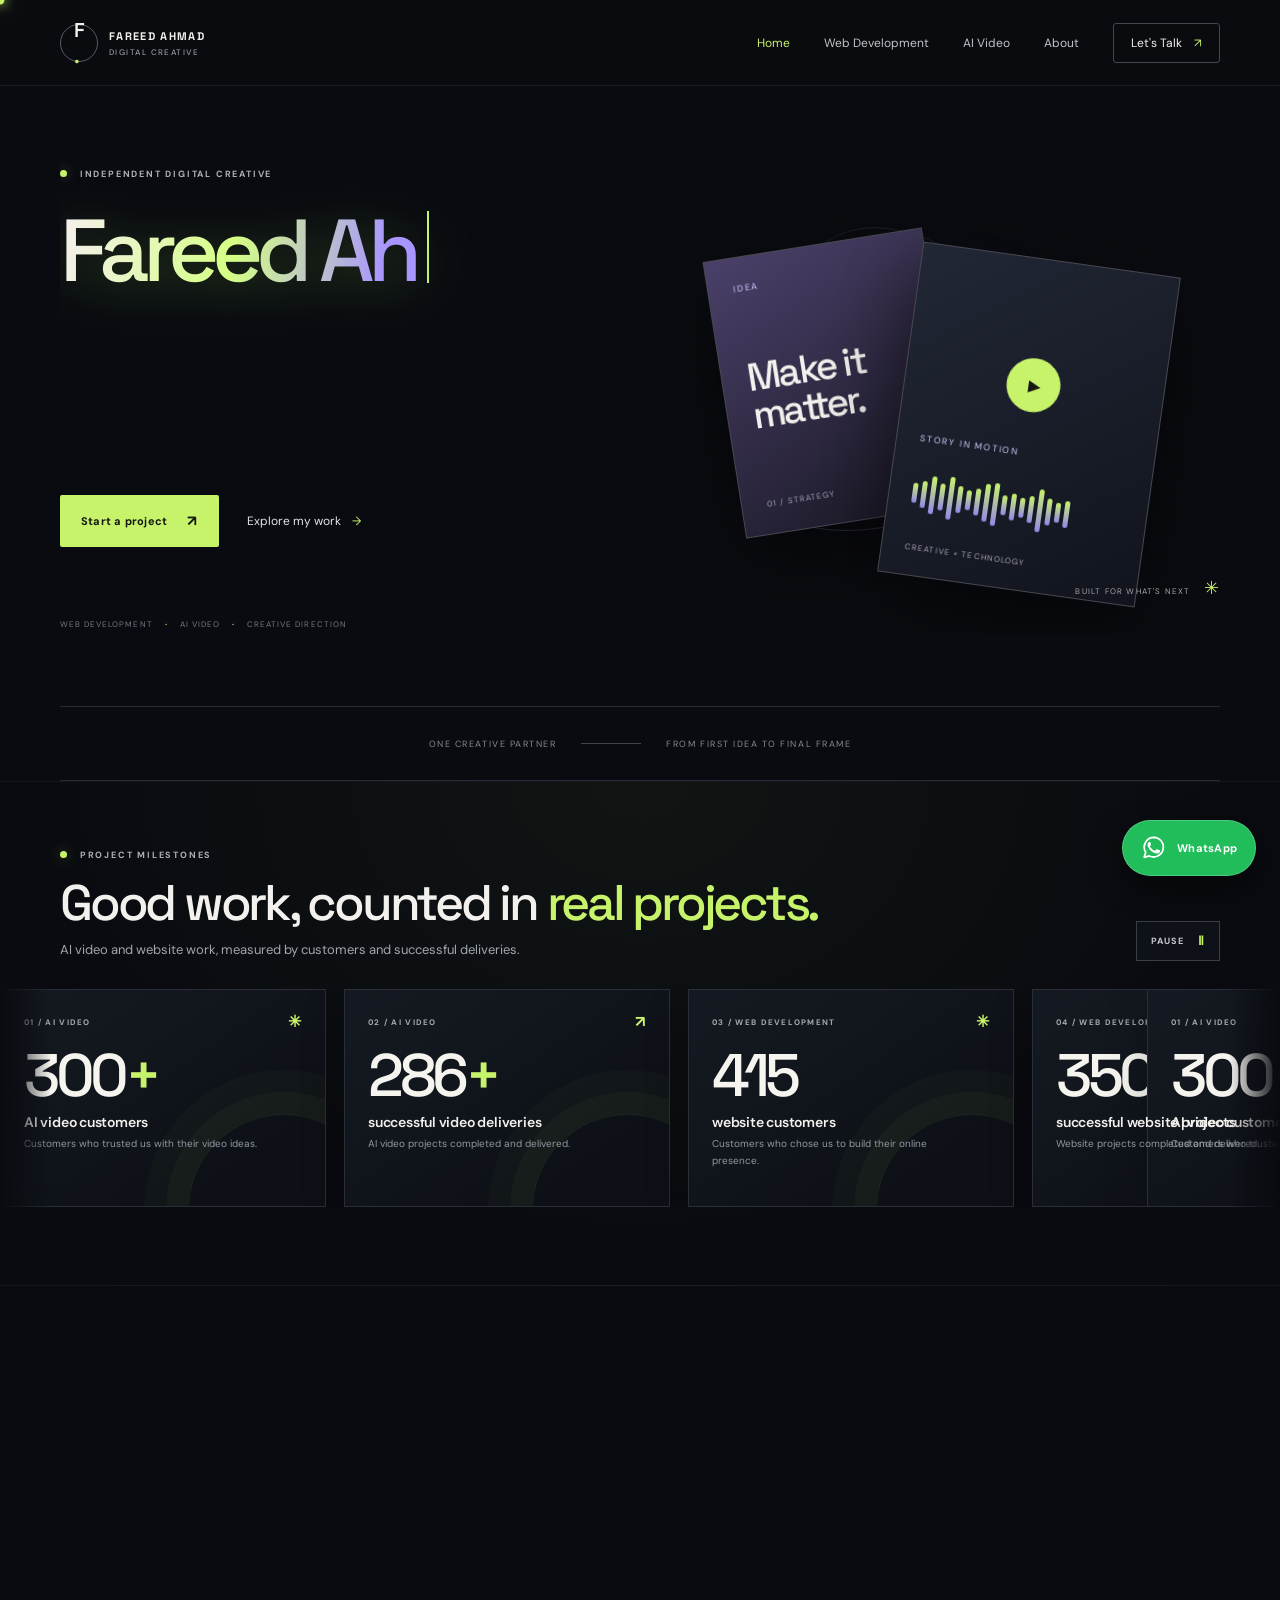
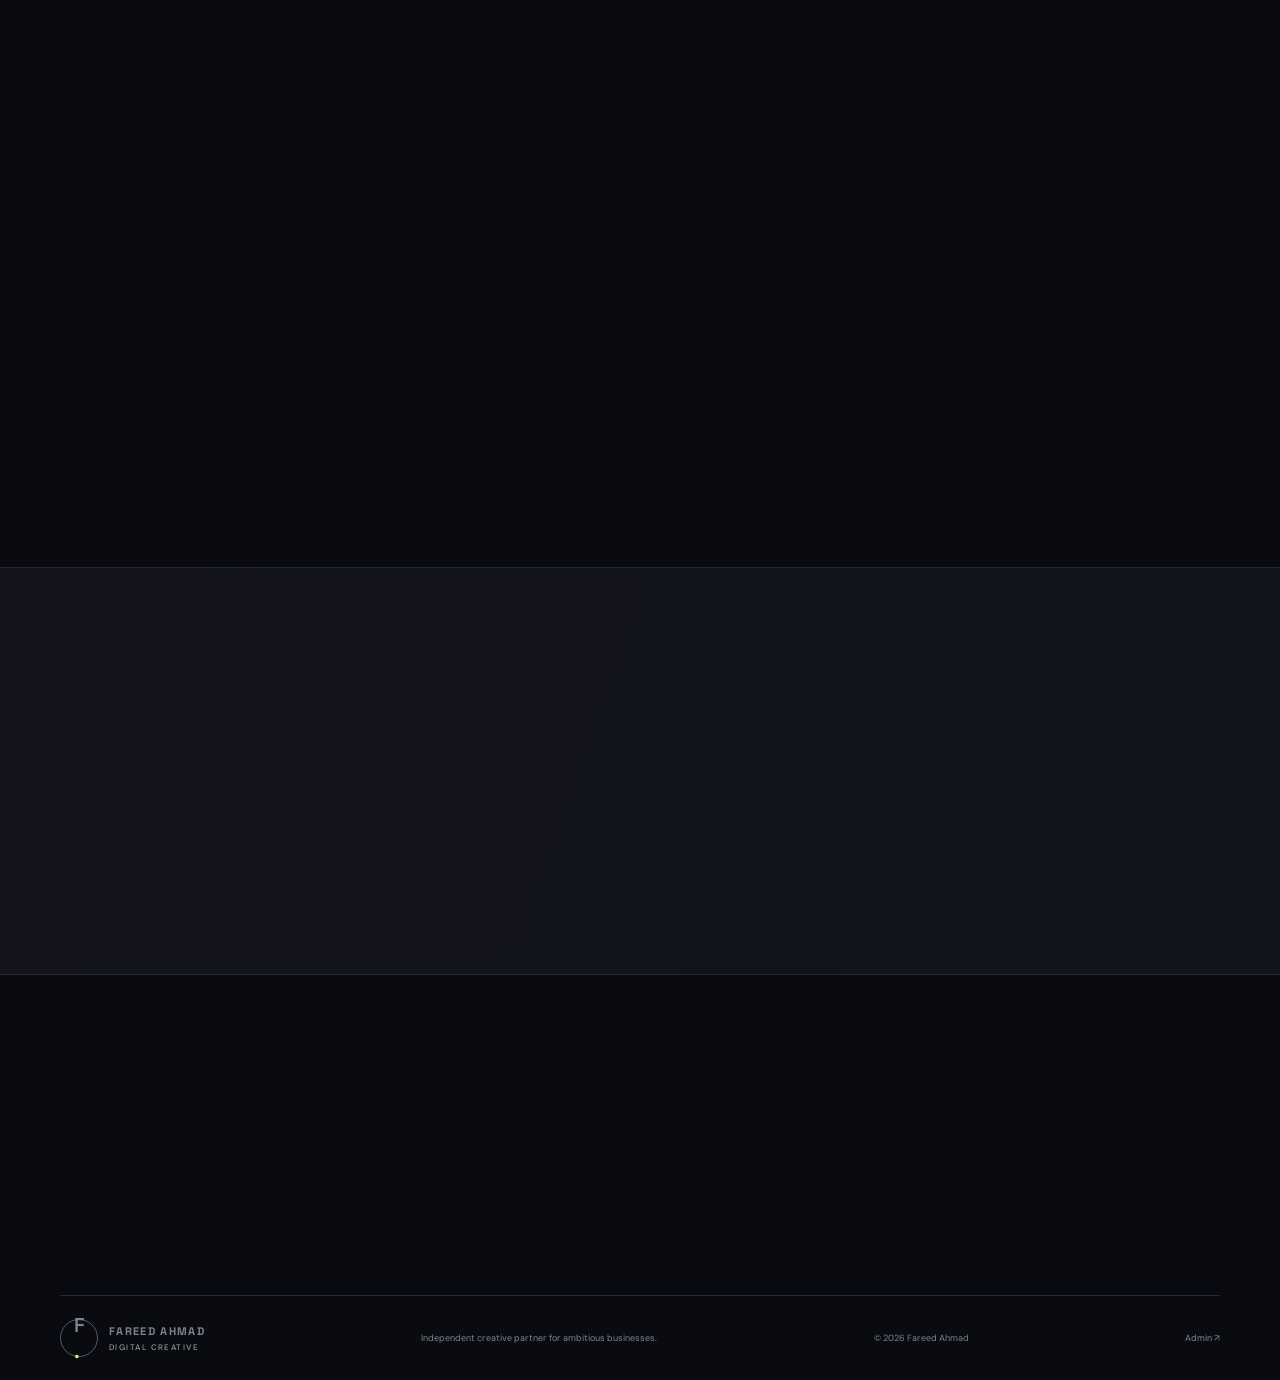
<file: index.html>
<!doctype html>
<html lang="en">
<head>
  <meta charset="utf-8"><meta name="viewport" content="width=device-width, initial-scale=1">
  <meta name="theme-color" content="#090b10"><meta name="description" content="Fareed Ahmad creates polished websites and AI powered video ads and explainers for ambitious businesses.">
  <title>Fareed Ahmad — Web & AI Video Studio</title><link rel="preconnect" href="https://fonts.googleapis.com"><link rel="preconnect" href="https://fonts.gstatic.com" crossorigin><link href="https://fonts.googleapis.com/css2?family=DM+Sans:wght@400;500;600;700&family=Space+Grotesk:wght@400;500;600;700&display=swap" rel="stylesheet"><link rel="stylesheet" href="style.css?v=20261127-rounded">
</head>
<body><span class="cursor-glow" aria-hidden="true"></span><header class="header"><a class="brand" href="index.html"><span class="brand-mark">F<span>.</span></span><span>FAREED AHMAD<small>DIGITAL CREATIVE</small></span></a><button class="menu-toggle" aria-label="Open menu">☰</button><nav class="nav"><a class="active" href="index.html">Home</a><a href="web-development.html">Web Development</a><a href="ai-video.html">AI Video</a><a href="about.html">About</a><a class="nav-cta" href="contact.html">Let's Talk <span>↗</span></a></nav></header>
<main><section class="hero wrap"><video class="hero-background-video" autoplay muted loop playsinline preload="metadata" aria-hidden="true" tabindex="-1"><source src="assets/hero-background.mp4" type="video/mp4"></video><div class="hero-copy"><div class="eyebrow"><i></i> INDEPENDENT DIGITAL CREATIVE</div><h1><span class="name-flair">Fareed Ahmad</span><br><em>Digital Creative</em></h1><p class="lead">I build thoughtful websites and create cinematic AI video ads that help businesses stand out and move forward.</p><div class="hero-actions"><a class="button button-light" href="contact.html">Start a project <span>↗</span></a><a class="text-link" href="web-development.html">Explore my work <span>→</span></a></div><div class="hero-foot"><span>WEB DEVELOPMENT</span><b>·</b><span>AI VIDEO</span><b>·</b><span>CREATIVE DIRECTION</span></div></div><div class="hero-art"><div class="orbit orbit-one"></div><div class="orbit orbit-two"></div><div class="glow"></div><div class="art-card card-back"><span>IDEA</span><b>Make it<br>matter.</b><small>01 / STRATEGY</small></div><div class="art-card card-front"><div class="play">▶</div><span>STORY IN MOTION</span><div class="wave"><i></i><i></i><i></i><i></i><i></i><i></i><i></i><i></i><i></i><i></i><i></i><i></i><i></i><i></i><i></i><i></i><i></i><i></i></div><small>CREATIVE × TECHNOLOGY</small></div><div class="art-label">BUILT FOR WHAT'S NEXT <span>✳</span></div></div></section>
<section class="trust wrap"><span>ONE CREATIVE PARTNER</span><div class="trust-line"></div><span>FROM FIRST IDEA TO FINAL FRAME</span></section>
<section class="results-section" aria-labelledby="results-title"><div class="results-intro wrap"><div><div class="eyebrow"><i></i> PROJECT MILESTONES</div><h2 id="results-title">Good work, counted in <em>real projects.</em></h2><p>AI video and website work, measured by customers and successful deliveries.</p></div><button class="results-toggle" type="button" aria-label="Pause statistics animation" aria-pressed="false" data-results-toggle>Pause <span aria-hidden="true">Ⅱ</span></button></div><div class="results-marquee" role="region" aria-label="Portfolio project statistics" data-results-marquee><div class="results-track"><div class="results-group"><article class="results-card"><div class="results-card-top"><span>01 / AI VIDEO</span><span class="results-spark" aria-hidden="true">✳</span></div><div class="results-number">300<span>+</span></div><h3>AI video customers</h3><p>Customers who trusted us with their video ideas.</p></article><article class="results-card"><div class="results-card-top"><span>02 / AI VIDEO</span><span class="results-spark" aria-hidden="true">↗</span></div><div class="results-number">286<span>+</span></div><h3>successful video deliveries</h3><p>AI video projects completed and delivered.</p></article><article class="results-card"><div class="results-card-top"><span>03 / WEB DEVELOPMENT</span><span class="results-spark" aria-hidden="true">✳</span></div><div class="results-number">415</div><h3>website customers</h3><p>Customers who chose us to build their online presence.</p></article><article class="results-card"><div class="results-card-top"><span>04 / WEB DEVELOPMENT</span><span class="results-spark" aria-hidden="true">↗</span></div><div class="results-number">350<span>+</span></div><h3>successful website projects</h3><p>Website projects completed and delivered.</p></article></div><div class="results-group" aria-hidden="true"><article class="results-card"><div class="results-card-top"><span>01 / AI VIDEO</span><span class="results-spark">✳</span></div><div class="results-number">300<span>+</span></div><h3>AI video customers</h3><p>Customers who trusted us with their video ideas.</p></article><article class="results-card"><div class="results-card-top"><span>02 / AI VIDEO</span><span class="results-spark">↗</span></div><div class="results-number">286<span>+</span></div><h3>successful video deliveries</h3><p>AI video projects completed and delivered.</p></article><article class="results-card"><div class="results-card-top"><span>03 / WEB DEVELOPMENT</span><span class="results-spark">✳</span></div><div class="results-number">415</div><h3>website customers</h3><p>Customers who chose us to build their online presence.</p></article><article class="results-card"><div class="results-card-top"><span>04 / WEB DEVELOPMENT</span><span class="results-spark">↗</span></div><div class="results-number">350<span>+</span></div><h3>successful website projects</h3><p>Website projects completed and delivered.</p></article></div></div></div></section>
<section class="services section wrap"><div class="section-heading"><div><div class="eyebrow">WHAT I DO</div><h2>Two disciplines.<br><em>One clear standard.</em></h2></div><p>Creative thinking paired with practical execution. Everything is designed to look sharp, work smoothly, and make your brand easier to remember.</p></div><div class="service-grid"><a href="web-development.html" class="service-card"><div class="card-top"><span>01 / WEB DEVELOPMENT</span><b>↗</b></div><div class="mini-browser"><div class="browser-dots">● ● ●</div><div class="browser-inner"><small>YOUR NEXT CHAPTER</small><strong>Built to<br>grow.</strong><i></i></div></div><h3>Websites that work as hard as you do.</h3><p>Modern, responsive websites designed around your business and your customers.</p><span class="card-link">Explore web development →</span></a><a href="ai-video.html" class="service-card"><div class="card-top"><span>02 / AI VIDEO</span><b>↗</b></div><div class="video-preview"><div class="video-orb"></div><div class="video-title">A GOOD STORY<br>STAYS WITH YOU<span>✳</span></div><div class="video-caption">AI VIDEO • ADVERTISING</div><div class="video-play">▶</div></div><h3>Video stories made to stop the scroll.</h3><p>AI-assisted ads and explainers that turn your message into memorable motion.</p><span class="card-link">Explore AI video →</span></a></div></section>
<section class="manifesto"><div class="wrap manifesto-inner"><span class="eyebrow">THE WAY I WORK</span><h2>Good creative should feel<br><em>clear, considered, and human.</em></h2><a class="text-link" href="about.html">Get to know me <span>→</span></a></div></section>
<section class="bottom-cta wrap"><div><div class="eyebrow">HAVE A PROJECT IN MIND?</div><h2>Let's make something<br><em>worth remembering.</em></h2></div><a class="button button-light" href="contact.html">Tell me about it <span>↗</span></a></section></main><footer class="footer wrap"><a class="brand" href="index.html"><span class="brand-mark">F<span>.</span></span><span>FAREED AHMAD<small>DIGITAL CREATIVE</small></span></a><span>Independent creative partner for ambitious businesses.</span><span>© <span id="year"></span> Fareed Ahmad</span><a class="admin-entry" href="admin.html">Admin ↗</a></footer><script src="portfolio.js"></script><script src="script.js?v=20261127-results"></script></body></html>
</file>
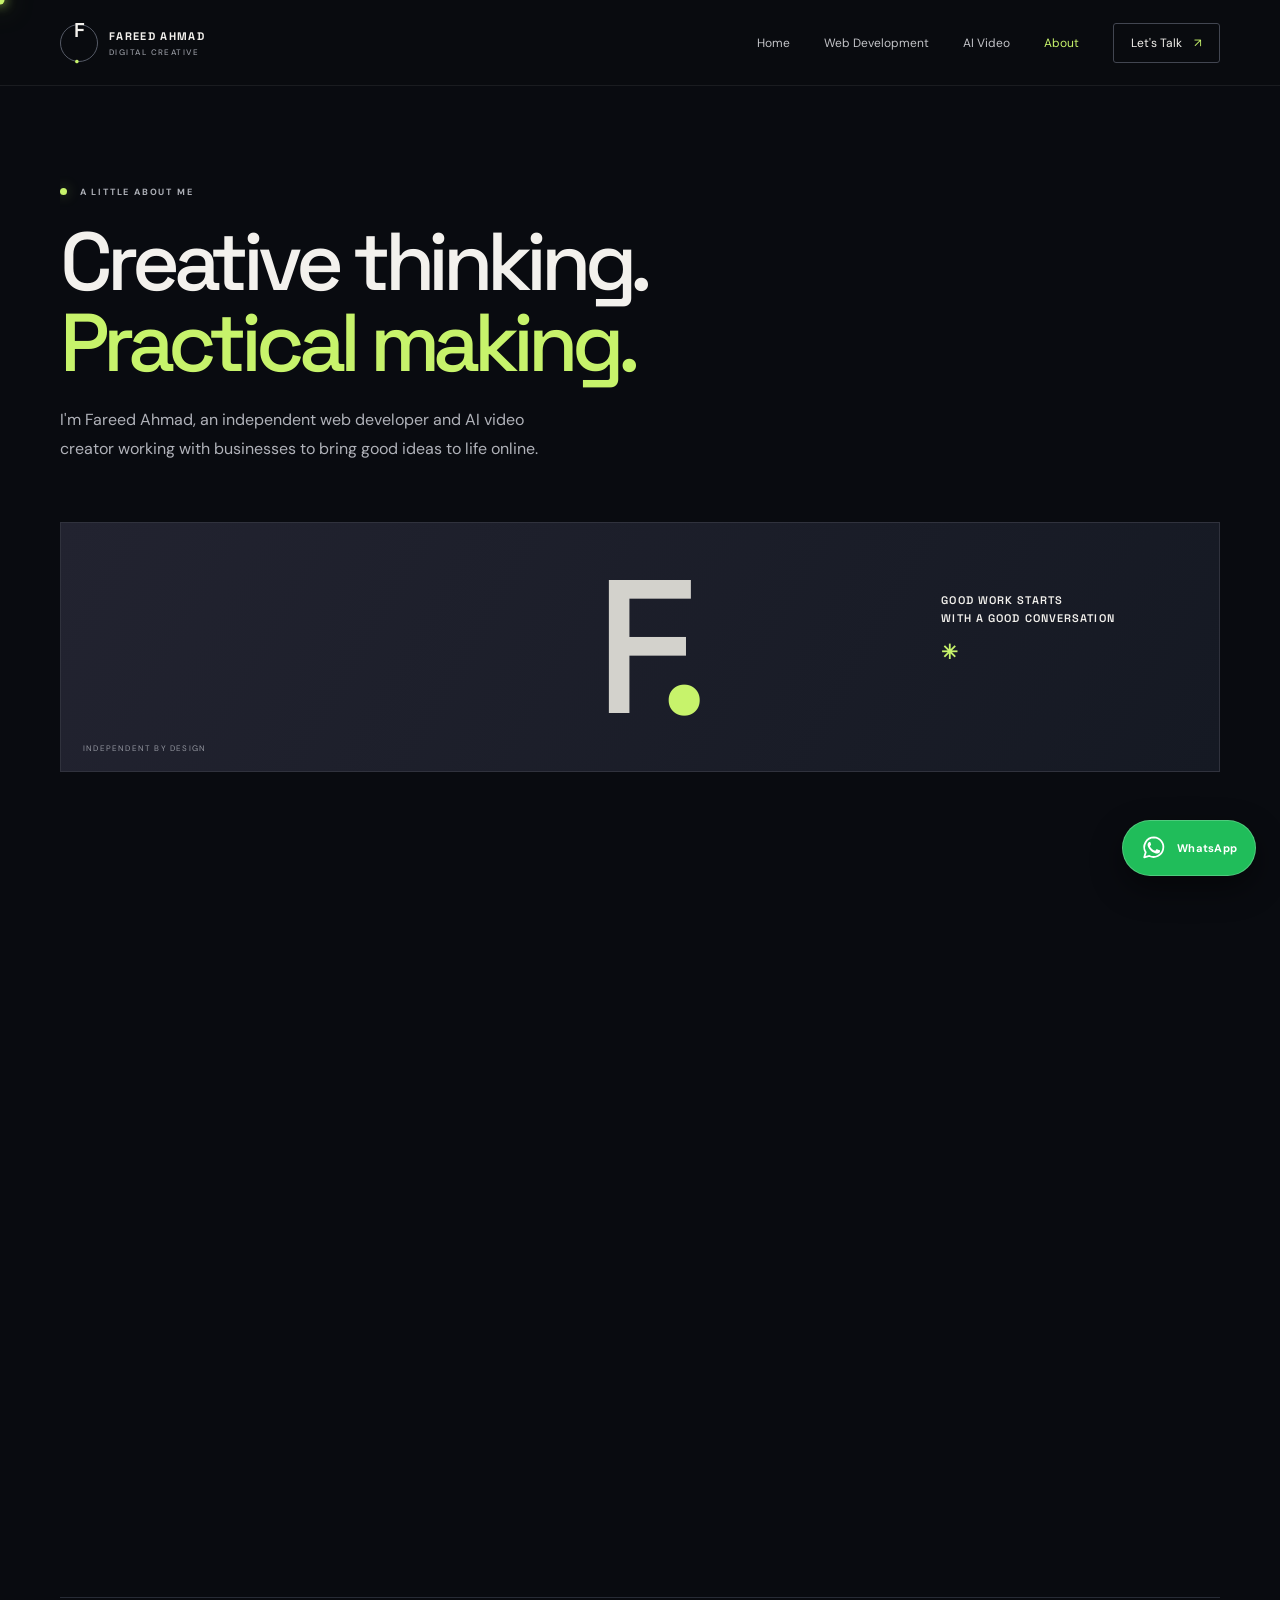
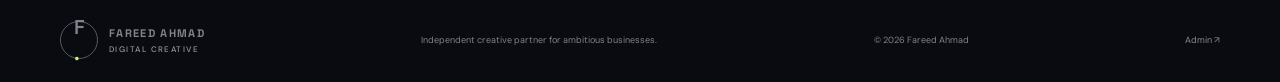
<file: about.html>
<!doctype html><html lang="en"><head><meta charset="utf-8"><meta name="viewport" content="width=device-width, initial-scale=1"><title>About — Fareed Ahmad</title><link rel="preconnect" href="https://fonts.googleapis.com"><link rel="preconnect" href="https://fonts.gstatic.com" crossorigin><link href="https://fonts.googleapis.com/css2?family=DM+Sans:wght@400;500;600;700&family=Space+Grotesk:wght@400;500;600;700&display=swap" rel="stylesheet"><link rel="stylesheet" href="style.css?v=20261126-loop2"></head><body><span class="cursor-glow" aria-hidden="true"></span><header class="header"><a class="brand" href="index.html"><span class="brand-mark">F<span>.</span></span><span>FAREED AHMAD<small>DIGITAL CREATIVE</small></span></a><button class="menu-toggle" aria-label="Open menu">☰</button><nav class="nav"><a href="index.html">Home</a><a href="web-development.html">Web Development</a><a href="ai-video.html">AI Video</a><a class="active" href="about.html">About</a><a class="nav-cta" href="contact.html">Let's Talk <span>↗</span></a></nav></header><main><section class="inner-hero wrap about-hero"><video class="hero-background-video" autoplay muted loop playsinline preload="metadata" aria-hidden="true" tabindex="-1"><source src="assets/hero-background.mp4" type="video/mp4"></video><div class="eyebrow"><i></i> A LITTLE ABOUT ME</div><h1>Creative thinking.<br><em>Practical making.</em></h1><p class="lead">I'm Fareed Ahmad, an independent web developer and AI video creator working with businesses to bring good ideas to life online.</p><div class="about-visual"><div class="about-monogram">F<span>.</span></div><div class="about-note">GOOD WORK STARTS<br>WITH A GOOD CONVERSATION <b>✳</b></div><span class="about-caption">INDEPENDENT BY DESIGN</span></div></section><section class="section wrap about-copy"><div><div class="eyebrow">HOW I THINK</div><h2>Make it useful.<br><em>Make it memorable.</em></h2></div><div><p>Whether I'm building a website or developing a video concept, I start by getting clear on the goal. Who needs to see it? What should they understand? What should happen next?</p><p>Then I bring together design, technology, and storytelling to make the answer feel simple and compelling. My aim is to make the process straightforward and the finished work something you're proud to share.</p><p>I'm always open to meeting thoughtful people and businesses looking for a creative partner.</p><a class="text-link" href="contact.html">Let's talk about your project <span>→</span></a></div></section><section class="bottom-cta wrap"><div><div class="eyebrow">READY WHEN YOU ARE</div><h2>Have something<br><em>in mind?</em></h2></div><a class="button button-light" href="contact.html">Get in touch ↗</a></section></main><footer class="footer wrap"><a class="brand" href="index.html"><span class="brand-mark">F<span>.</span></span><span>FAREED AHMAD<small>DIGITAL CREATIVE</small></span></a><span>Independent creative partner for ambitious businesses.</span><span>© <span id="year"></span> Fareed Ahmad</span><a class="admin-entry" href="admin.html">Admin ↗</a></footer><script src="portfolio.js"></script><script src="script.js?v=20261126-loop2"></script></body></html>
</file>
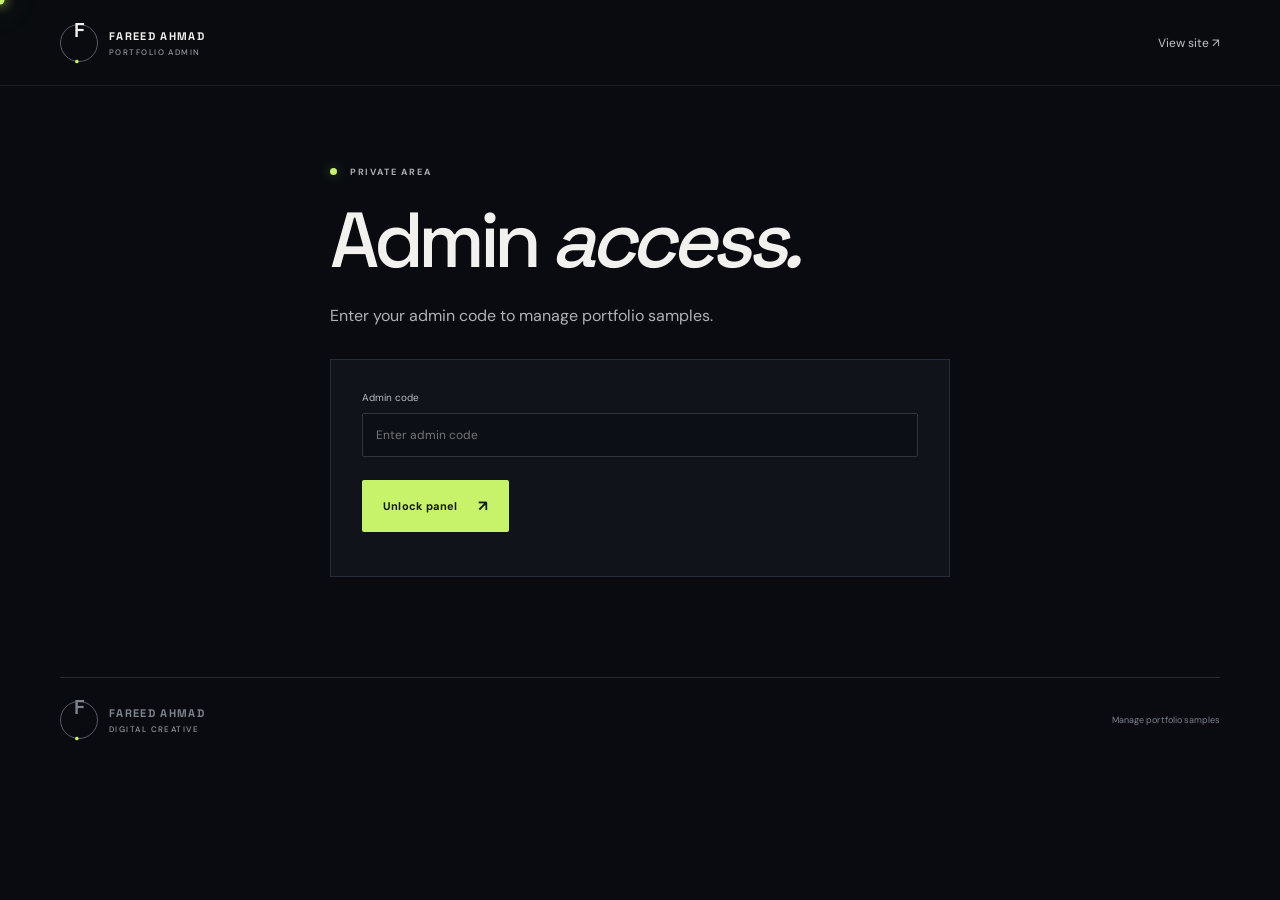
<file: admin.html>
<!doctype html><html lang="en"><head><meta charset="utf-8"><meta name="viewport" content="width=device-width, initial-scale=1"><title>Portfolio Admin — Fareed Ahmad</title><link rel="preconnect" href="https://fonts.googleapis.com"><link rel="preconnect" href="https://fonts.gstatic.com" crossorigin><link href="https://fonts.googleapis.com/css2?family=DM+Sans:wght@400;500;600;700&family=Space+Grotesk:wght@400;500;600;700&display=swap" rel="stylesheet"><link rel="stylesheet" href="style.css"></head><body><header class="header"><a class="brand" href="index.html"><span class="brand-mark">F<span>.</span></span><span>FAREED AHMAD<small>PORTFOLIO ADMIN</small></span></a><nav class="nav"><a href="index.html">View site ↗</a></nav></header><main class="admin-page wrap"><section id="admin-lock" class="admin-lock"><div class="eyebrow"><i></i> PRIVATE AREA</div><h1>Admin <em>access.</em></h1><p class="lead">Enter your admin code to manage portfolio samples.</p><form id="unlock-form" class="contact-form"><label>Admin code<input id="admin-code" type="password" inputmode="numeric" autocomplete="current-password" required placeholder="Enter admin code"></label><button class="button button-light" type="submit">Unlock panel <span>↗</span></button><p id="lock-error" class="form-note" aria-live="polite"></p></form></section><section id="admin-content" hidden><div class="eyebrow"><i></i> PORTFOLIO MANAGER</div><h1>Add your <em>work.</em></h1><p class="lead">Add video and website samples to your portfolio pages. Use public media URLs so the sample can load on the website.</p><div class="admin-warning">This simple admin stores samples in this browser only. For a live website where every visitor sees your changes, connect a shared database or CMS.</div><form id="sample-form" class="contact-form admin-form"><label>Sample type<select name="kind"><option value="video">AI video</option><option value="web">Web development</option></select></label><label>Project title<input name="title" required maxlength="70" placeholder="Example: Product launch video"></label><label>Short description<textarea name="description" rows="3" maxlength="220" required placeholder="What did you create for this project?"></textarea></label><label>Cover image URL<input name="cover" type="url" placeholder="https://... (optional)"></label><label>Video or project URL<input name="media" type="url" required placeholder="https://... (video or project link)"></label><button class="button button-light" type="submit">Add sample <span>＋</span></button><p id="admin-notice" class="form-note" aria-live="polite"></p></form><section class="admin-list"><h2>Current samples</h2><div id="admin-samples"></div></section></section></main><footer class="footer wrap"><a class="brand" href="index.html"><span class="brand-mark">F<span>.</span></span><span>FAREED AHMAD<small>DIGITAL CREATIVE</small></span></a><span>Manage portfolio samples</span></footer><script src="portfolio.js"></script></body></html>
</file>
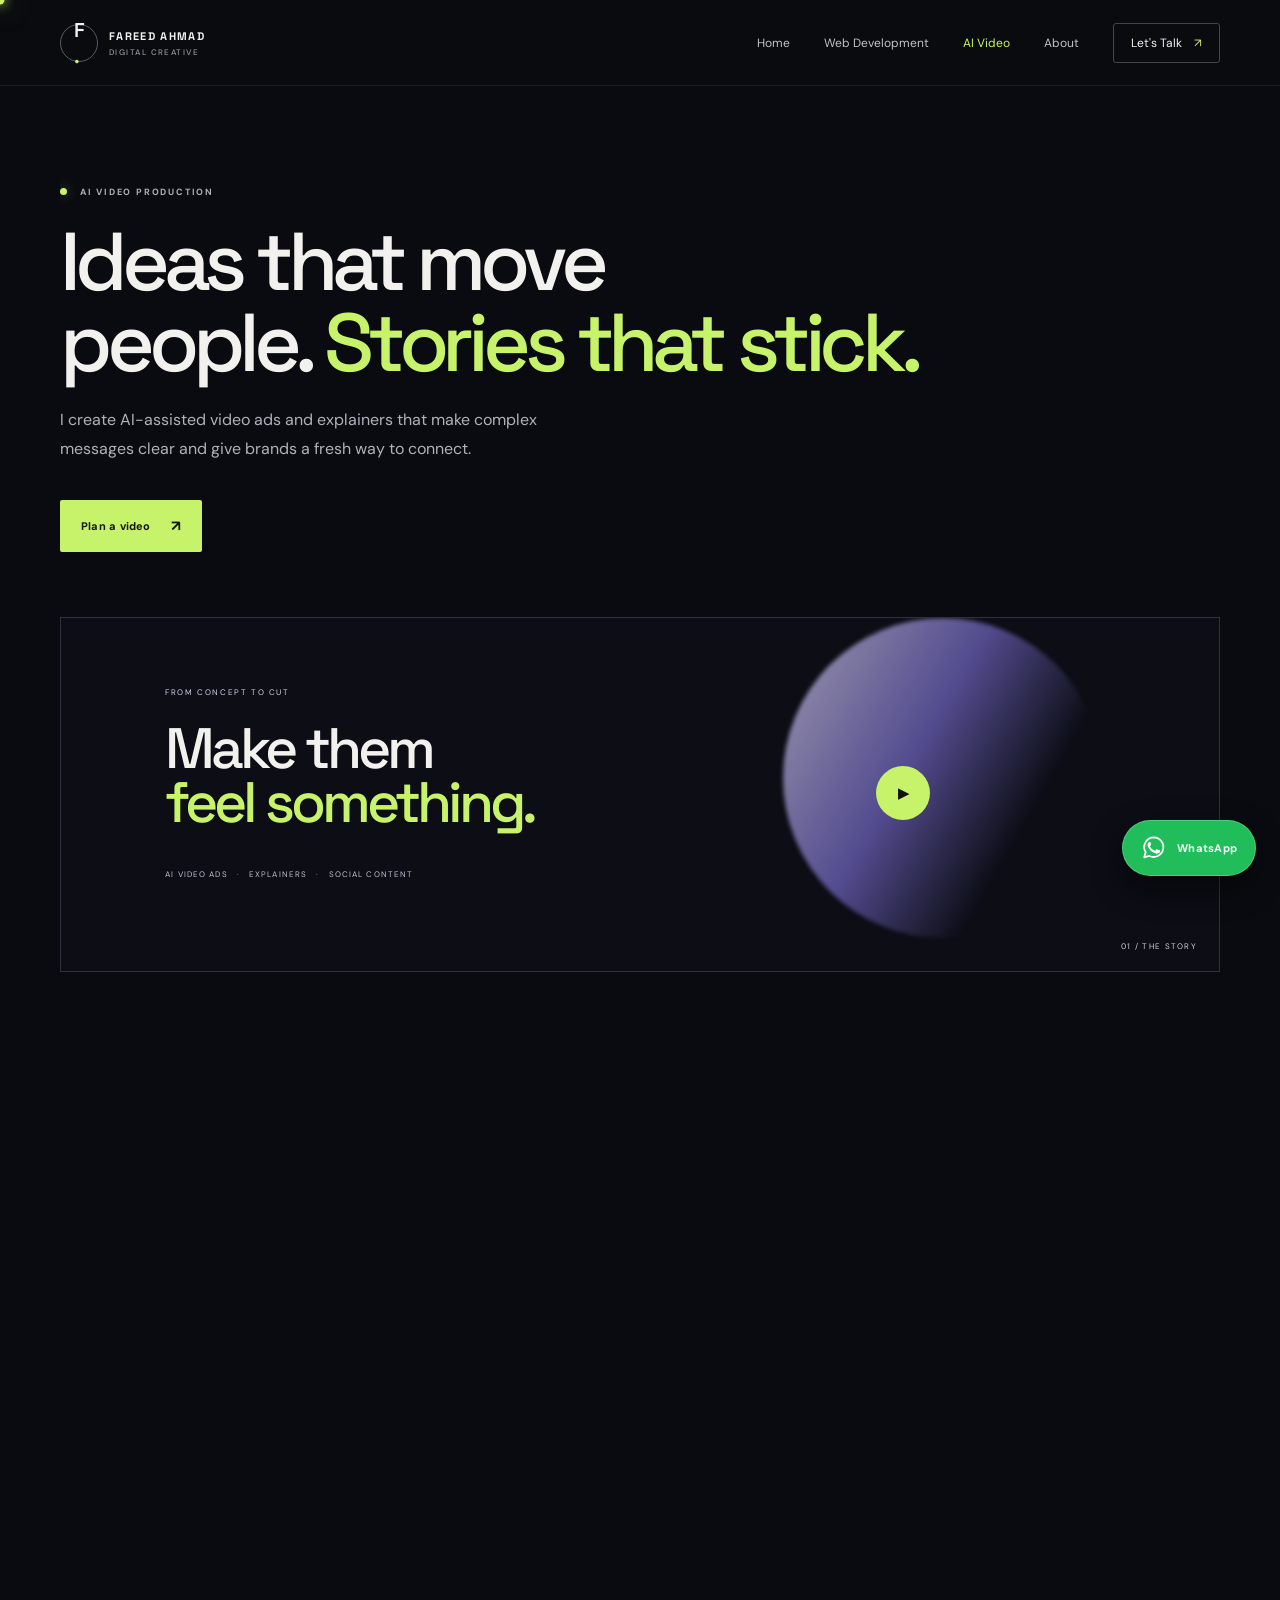
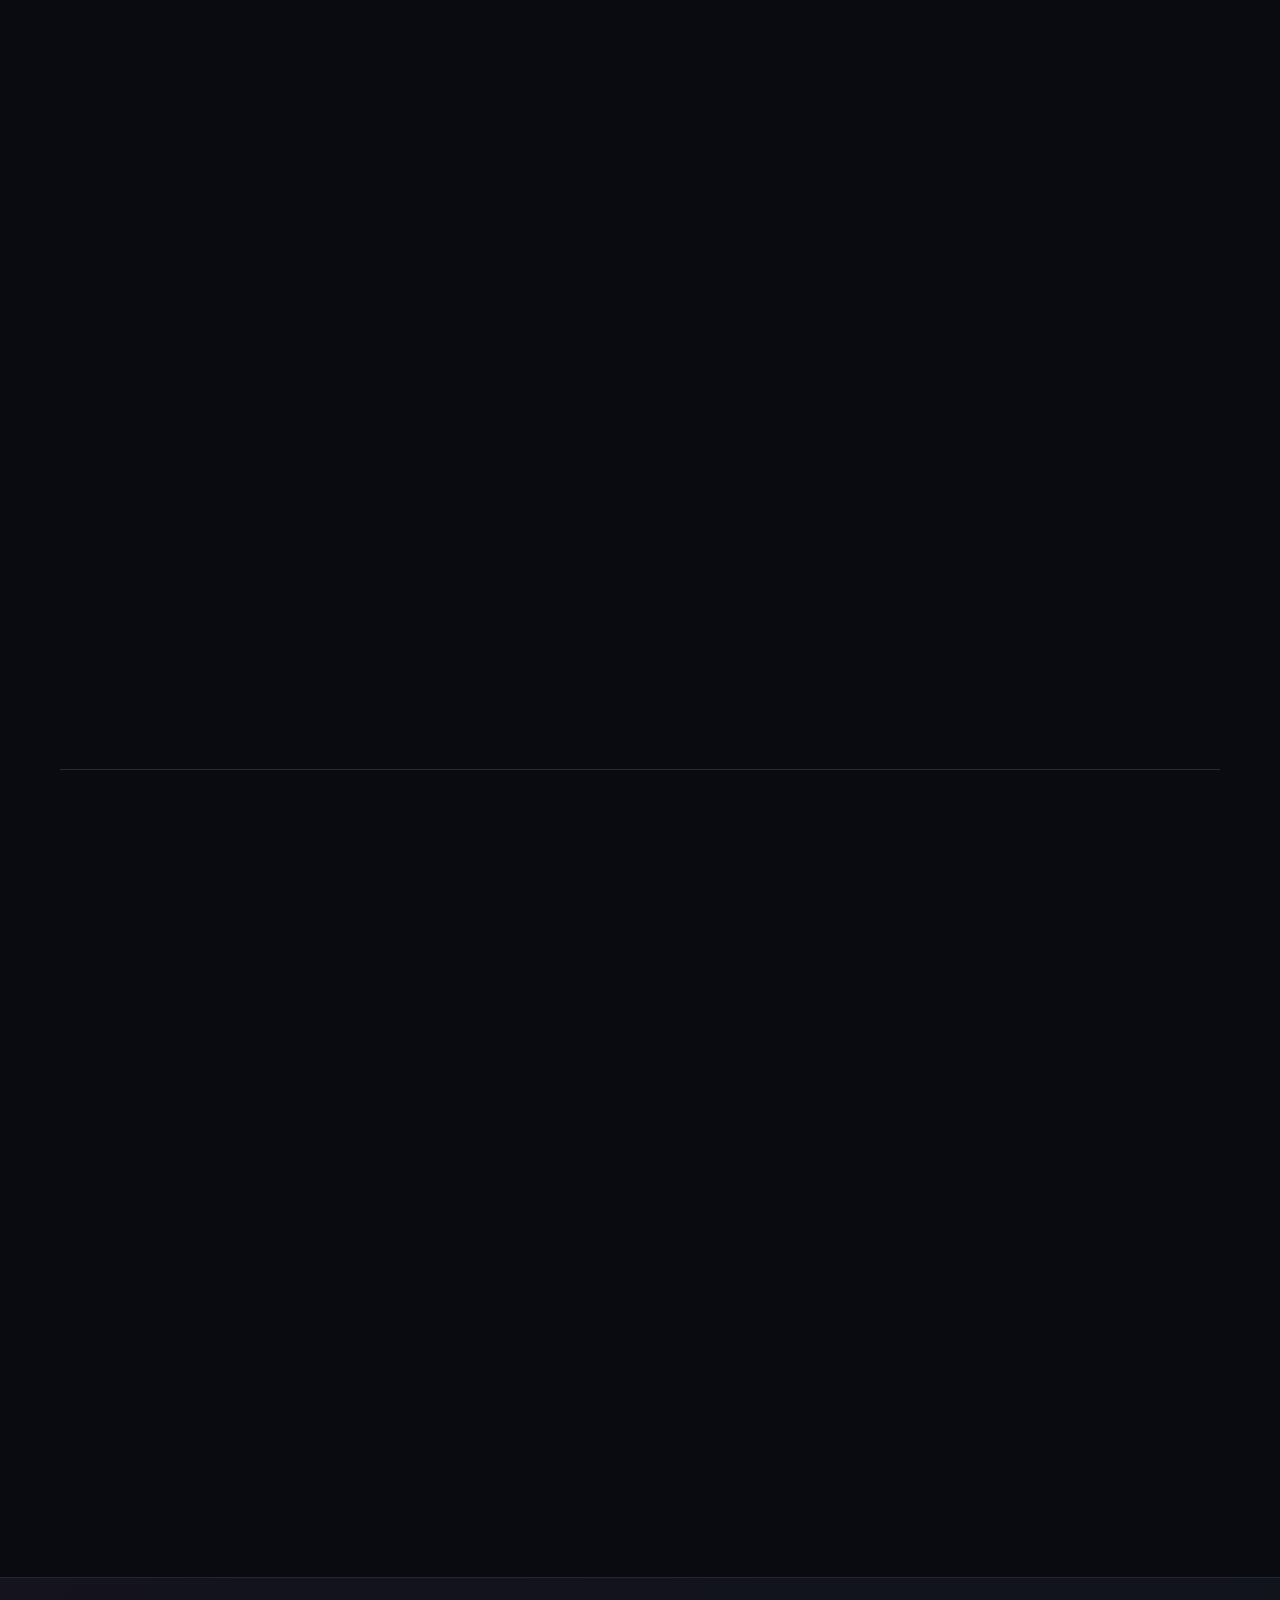
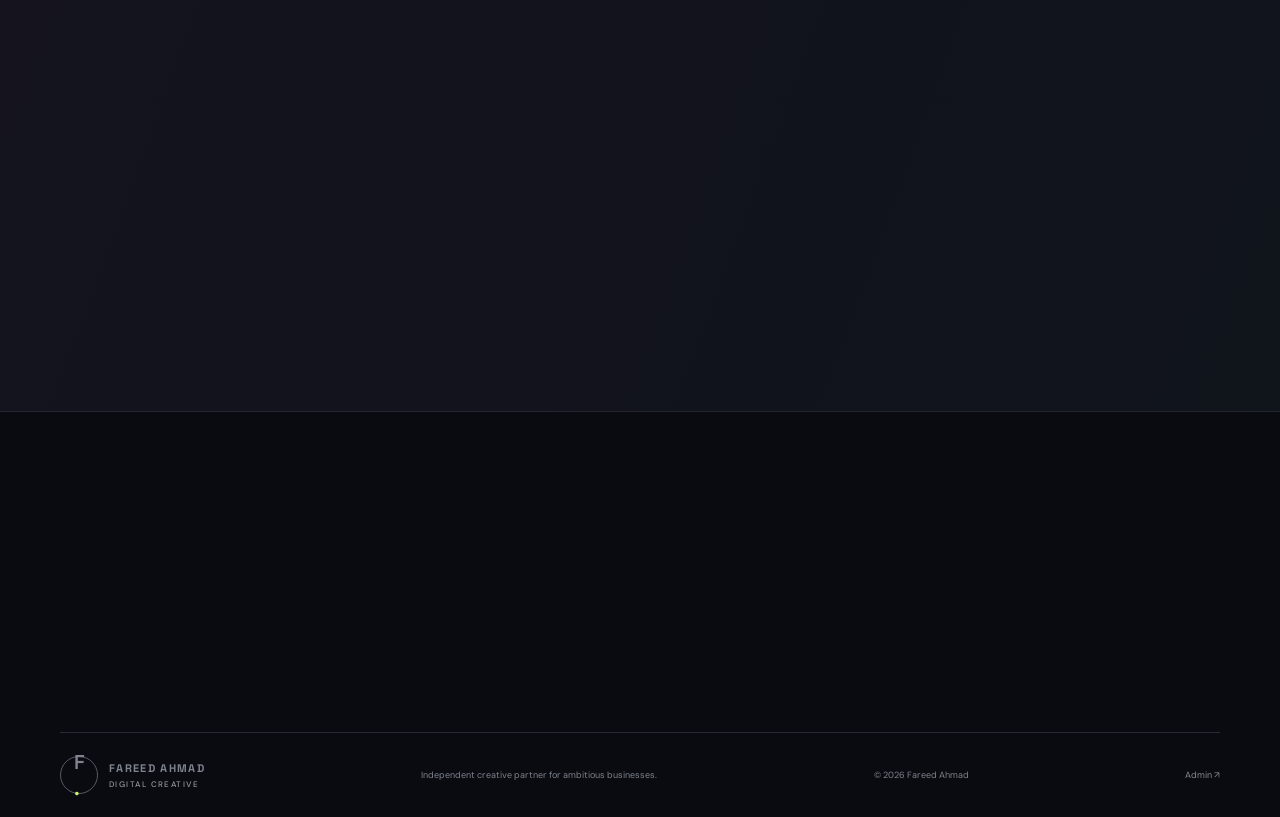
<file: ai-video.html>
<!doctype html><html lang="en"><head><meta charset="utf-8"><meta name="viewport" content="width=device-width, initial-scale=1"><meta name="description" content="AI video ads and explainers by Fareed Ahmad."><title>AI Video — Fareed Ahmad</title><link rel="preconnect" href="https://fonts.googleapis.com"><link rel="preconnect" href="https://fonts.gstatic.com" crossorigin><link href="https://fonts.googleapis.com/css2?family=DM+Sans:wght@400;500;600;700&family=Space+Grotesk:wght@400;500;600;700&display=swap" rel="stylesheet"><link rel="stylesheet" href="style.css?v=20261127-rounded"></head><body><span class="cursor-glow" aria-hidden="true"></span><header class="header"><a class="brand" href="index.html"><span class="brand-mark">F<span>.</span></span><span>FAREED AHMAD<small>DIGITAL CREATIVE</small></span></a><button class="menu-toggle" aria-label="Open menu">☰</button><nav class="nav"><a href="index.html">Home</a><a href="web-development.html">Web Development</a><a class="active" href="ai-video.html">AI Video</a><a href="about.html">About</a><a class="nav-cta" href="contact.html">Let's Talk <span>↗</span></a></nav></header><main><section class="inner-hero wrap video-hero"><video class="hero-background-video" autoplay muted loop playsinline preload="metadata" aria-hidden="true" tabindex="-1"><source src="assets/hero-background.mp4" type="video/mp4"></video><div class="eyebrow"><i></i> AI VIDEO PRODUCTION</div><h1>Ideas that move<br>people. <em>Stories that stick.</em></h1><p class="lead">I create AI-assisted video ads and explainers that make complex messages clear and give brands a fresh way to connect.</p><a class="button button-light" href="contact.html">Plan a video <span>↗</span></a><div class="video-feature"><video class="video-background-video" autoplay muted loop playsinline preload="metadata" aria-hidden="true" tabindex="-1"><source src="assets/ai-video-background.mp4" type="video/mp4"></video><div class="feature-orb"></div><div class="feature-copy"><small>FROM CONCEPT TO CUT</small><h2>Make them<br><em>feel something.</em></h2><span>AI VIDEO ADS　·　EXPLAINERS　·　SOCIAL CONTENT</span></div><div class="feature-play">▶</div><div class="feature-index">01 / THE STORY</div></div></section><section class="featured-work-section section wrap" aria-labelledby="ai-project-title"><div class="featured-work-heading"><div><div class="eyebrow">FEATURED AI VIDEO</div><h2 id="ai-project-title">A story brought <em>to life.</em></h2></div><p>Watch this AI video sample in its own showcase. It starts as the section comes into view and stops when you scroll past.</p></div><article class="featured-project-card"><div class="featured-project-media" data-scroll-video><video class="featured-project-video" muted loop playsinline preload="none" aria-label="Fareed Ahmad AI video sample"><source src="assets/featured-ai-video.mp4" type="video/mp4"></video><span class="featured-project-badge">AI VIDEO / FEATURED</span><span class="featured-project-hint">SCROLL TO PLAY · MUTED</span></div><div class="featured-project-footer"><div class="featured-project-copy"><small>AI VIDEO · STORYTELLING</small><h3>Give your next idea a little more motion.</h3><p>A featured AI video sample, ready to replay whenever you scroll back to it.</p></div><a class="button button-light" href="contact.html">Plan an AI video <span>↗</span></a></div></article></section><section class="section wrap"><div class="section-heading"><div><div class="eyebrow">VIDEO FOR EVERY MESSAGE</div><h2>From the first hook<br><em>to the final frame.</em></h2></div><p>Every video begins with your audience and what you need them to understand, feel, or do next.</p></div><div class="offer-grid"><article><span>01</span><h3>Video advertisements</h3><p>Scroll-stopping creative for products, services, and campaigns across digital channels.</p></article><article><span>02</span><h3>Explainer videos</h3><p>Clear, engaging stories that make your product, process, or big idea easy to understand.</p></article><article><span>03</span><h3>Social media content</h3><p>Short-form videos shaped for social platforms, built to earn attention and encourage action.</p></article><article><span>04</span><h3>Brand storytelling</h3><p>Distinctive visual stories that help people understand who you are and why you matter.</p></article></div></section><section class="section wrap"><div class="section-heading"><div><div class="eyebrow">SELECTED WORK</div><h2>Video <em>samples.</em></h2></div></div><div class="samples-grid" data-sample-list="video"></div></section><section class="manifesto"><div class="wrap manifesto-inner"><span class="eyebrow">AI POWERED. HUMAN DIRECTED.</span><h2>New tools. Human judgment.<br><em>A story with a point of view.</em></h2><p>AI can open new creative possibilities. The idea, the message, and the final choices stay focused on your brand.</p></div></section><section class="bottom-cta wrap"><div><div class="eyebrow">HAVE A STORY TO TELL?</div><h2>Let's bring your<br><em>next idea to life.</em></h2></div><a class="button button-light" href="contact.html">Start a conversation ↗</a></section></main><footer class="footer wrap"><a class="brand" href="index.html"><span class="brand-mark">F<span>.</span></span><span>FAREED AHMAD<small>DIGITAL CREATIVE</small></span></a><span>Independent creative partner for ambitious businesses.</span><span>© <span id="year"></span> Fareed Ahmad</span><a class="admin-entry" href="admin.html">Admin ↗</a></footer><script src="portfolio.js?v=20261127-clean-samples"></script><script src="script.js?v=20261126-loop2"></script></body></html>
</file>
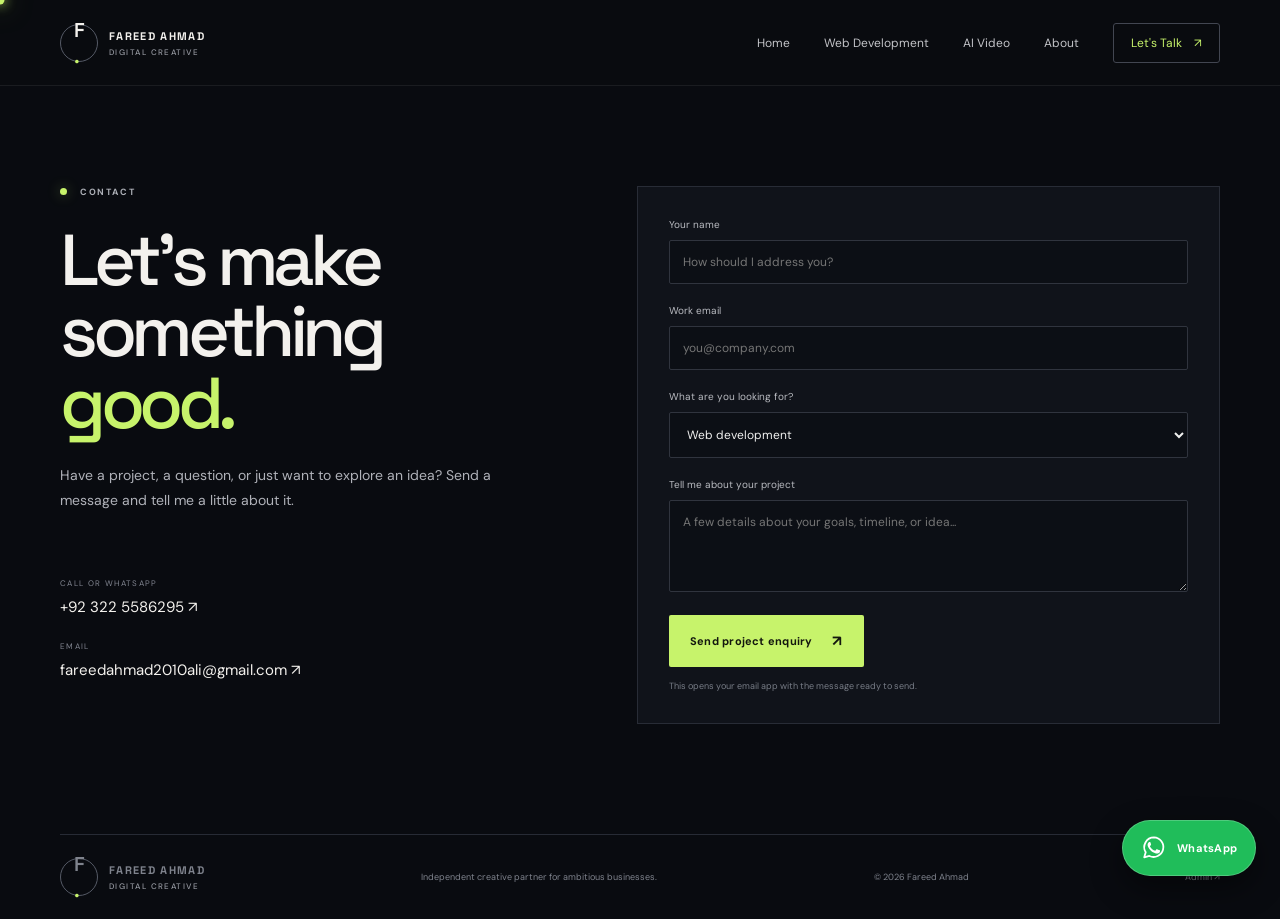
<file: contact.html>
<!doctype html><html lang="en"><head><meta charset="utf-8"><meta name="viewport" content="width=device-width, initial-scale=1"><meta name="description" content="Contact Fareed Ahmad about web development and AI video projects."><title>Contact — Fareed Ahmad</title><link rel="preconnect" href="https://fonts.googleapis.com"><link rel="preconnect" href="https://fonts.gstatic.com" crossorigin><link href="https://fonts.googleapis.com/css2?family=DM+Sans:wght@400;500;600;700&family=Space+Grotesk:wght@400;500;600;700&display=swap" rel="stylesheet"><link rel="stylesheet" href="style.css?v=20261126-loop2"></head><body><span class="cursor-glow" aria-hidden="true"></span><header class="header"><a class="brand" href="index.html"><span class="brand-mark">F<span>.</span></span><span>FAREED AHMAD<small>DIGITAL CREATIVE</small></span></a><button class="menu-toggle" aria-label="Open menu">☰</button><nav class="nav"><a href="index.html">Home</a><a href="web-development.html">Web Development</a><a href="ai-video.html">AI Video</a><a href="about.html">About</a><a class="nav-cta active" href="contact.html">Let's Talk <span>↗</span></a></nav></header><main><section class="contact-layout wrap"><div class="contact-intro"><div class="eyebrow"><i></i> CONTACT</div><h1>Let's make<br>something <em>good.</em></h1><p class="lead">Have a project, a question, or just want to explore an idea? Send a message and tell me a little about it.</p><div class="contact-links"><div><small>CALL OR WHATSAPP</small><a href="https://wa.me/923225586295" target="_blank" rel="noreferrer">+92 322 5586295 ↗</a></div><div><small>EMAIL</small><a href="mailto:fareedahmad2010ali@gmail.com">fareedahmad2010ali@gmail.com ↗</a></div></div></div><form class="contact-form" id="contact-form"><label>Your name<input name="name" required placeholder="How should I address you?"></label><label>Work email<input name="email" type="email" required placeholder="you@company.com"></label><label>What are you looking for?<select name="service"><option>Web development</option><option>AI video ad</option><option>Explainer video</option><option>Something else</option></select></label><label>Tell me about your project<textarea name="message" rows="4" required placeholder="A few details about your goals, timeline, or idea..."></textarea></label><button class="button button-light" type="submit">Send project enquiry <span>↗</span></button><small class="form-note">This opens your email app with the message ready to send.</small></form></section></main><footer class="footer wrap"><a class="brand" href="index.html"><span class="brand-mark">F<span>.</span></span><span>FAREED AHMAD<small>DIGITAL CREATIVE</small></span></a><span>Independent creative partner for ambitious businesses.</span><span>© <span id="year"></span> Fareed Ahmad</span><a class="admin-entry" href="admin.html">Admin ↗</a></footer><script src="portfolio.js"></script><script src="script.js?v=20261126-loop2"></script></body></html>
</file>
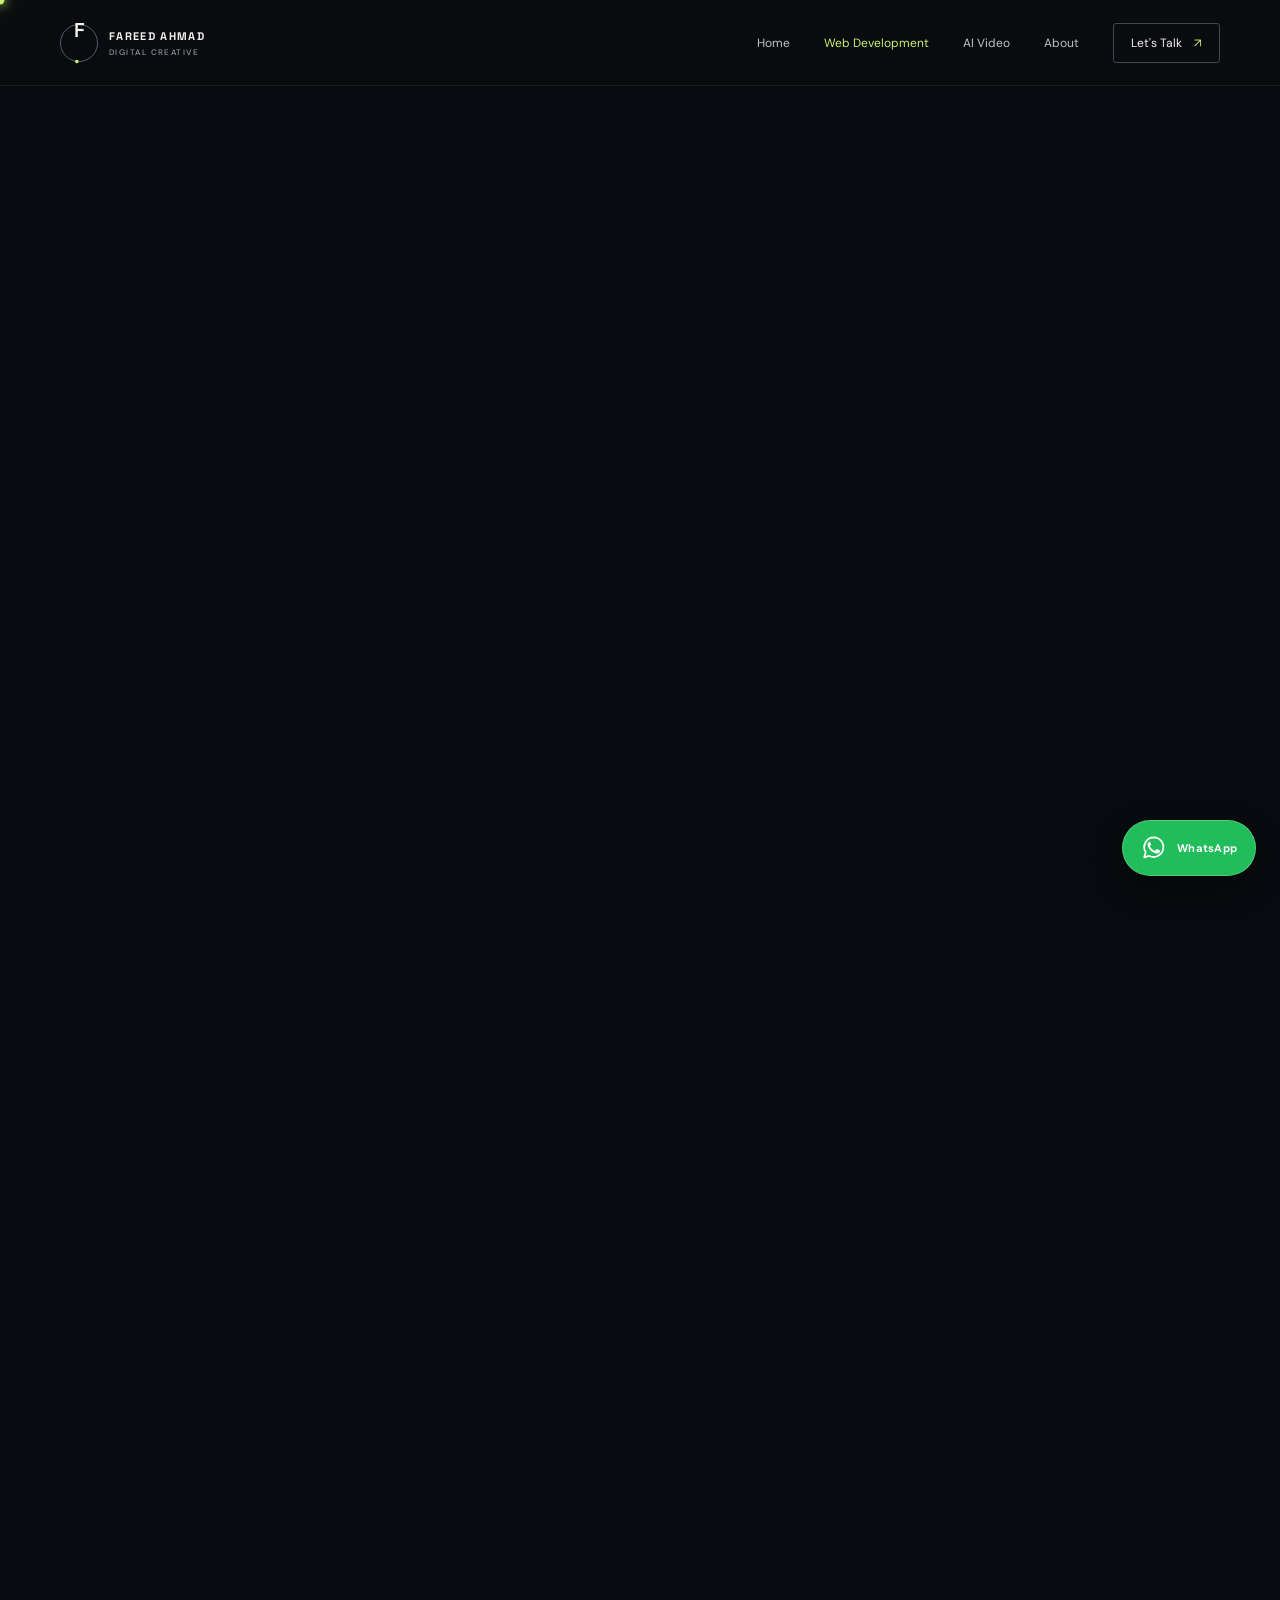
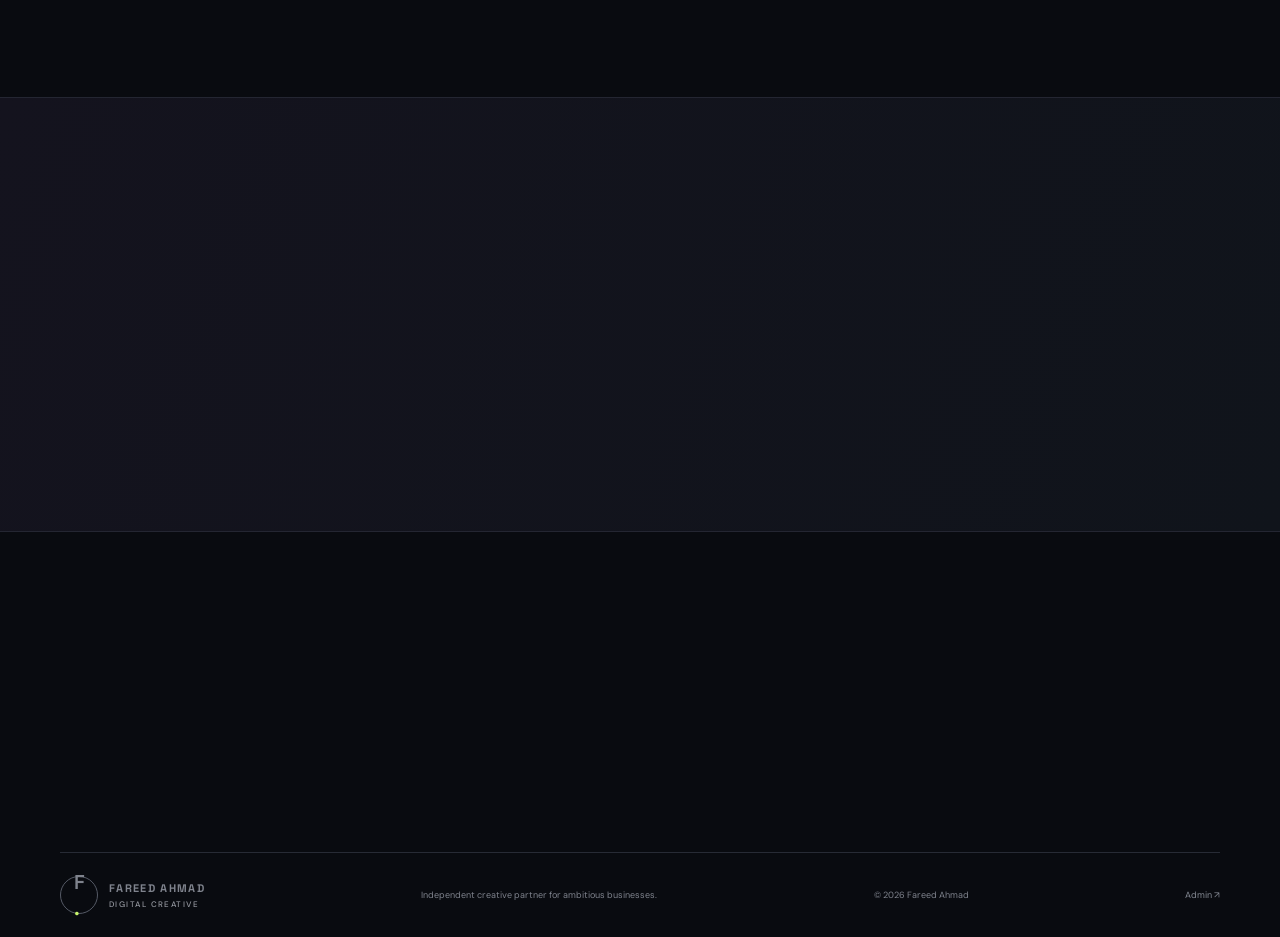
<file: web-development.html>
<!doctype html><html lang="en"><head><meta charset="utf-8"><meta name="viewport" content="width=device-width, initial-scale=1"><meta name="description" content="Professional web development by Fareed Ahmad."><title>Web Development — Fareed Ahmad</title><link rel="preconnect" href="https://fonts.googleapis.com"><link rel="preconnect" href="https://fonts.gstatic.com" crossorigin><link href="https://fonts.googleapis.com/css2?family=DM+Sans:wght@400;500;600;700&family=Space+Grotesk:wght@400;500;600;700&display=swap" rel="stylesheet"><link rel="stylesheet" href="style.css?v=20261127-rounded"></head><body><span class="cursor-glow" aria-hidden="true"></span><header class="header"><a class="brand" href="index.html"><span class="brand-mark">F<span>.</span></span><span>FAREED AHMAD<small>DIGITAL CREATIVE</small></span></a><button class="menu-toggle" aria-label="Open menu">☰</button><nav class="nav"><a href="index.html">Home</a><a class="active" href="web-development.html">Web Development</a><a href="ai-video.html">AI Video</a><a href="about.html">About</a><a class="nav-cta" href="contact.html">Let's Talk <span>↗</span></a></nav></header><main><section class="inner-hero wrap"><video class="hero-background-video" autoplay muted loop playsinline preload="metadata" aria-hidden="true" tabindex="-1"><source src="assets/hero-background.mp4" type="video/mp4"></video><div class="eyebrow"><i></i> WEB DEVELOPMENT</div><h1>A better website<br>starts with <em>a better idea.</em></h1><p class="lead">I create modern, responsive websites for businesses ready to show up with confidence and turn visitors into customers.</p><a class="button button-light" href="contact.html">Discuss your website <span>↗</span></a><div class="web-showcase"><div class="showcase-window"><div class="window-bar"><span>● ● ●</span><span>yourbrand.com</span><span>↗</span></div><div class="showcase-content"><video class="showcase-background-video" autoplay muted loop playsinline preload="metadata" aria-hidden="true" tabindex="-1"><source src="assets/web-development-background.mp4" type="video/mp4"></video><div class="showcase-nav">YOUR BRAND <span>ABOUT　 SERVICES　 CONTACT</span></div><div class="showcase-main"><small>MADE FOR THE NEXT STEP</small><h2>Make your<br>first impression<br><em>count.</em></h2><p>A website should do more than look good.<br>It should make the next step feel easy.</p><span class="button button-light">LET'S GET STARTED ↗</span></div><div class="showcase-side">A digital home<br>built around<br><em>your business.</em><b>01 — 03</b></div></div></div></div></section><section class="featured-work-section section wrap" aria-labelledby="website-project-title"><div class="featured-work-heading"><div><div class="eyebrow">FEATURED WEBSITE</div><h2>A better website, <em>shown in motion.</em></h2></div><p>Explore this website sample in its own showcase. It starts as the section comes into view and stops when you scroll past.</p></div><article class="featured-project-card"><div class="featured-project-media" data-scroll-video><video class="featured-project-video" muted loop playsinline preload="none" aria-label="Fareed Ahmad website development sample"><source src="assets/featured-website.mp4" type="video/mp4"></video><span class="featured-project-badge">WEB DEVELOPMENT / FEATURED</span><span class="featured-project-hint">SCROLL TO PLAY · MUTED</span></div><div class="featured-project-footer"><div class="featured-project-copy"><small>WEB DEVELOPMENT · WEBSITE SHOWCASE</small><h3>See the website experience come together.</h3><p>A featured website sample, ready to replay whenever you scroll back to it.</p></div><a class="button button-light" href="contact.html">Start a website project <span>↗</span></a></div></article></section><section class="section wrap"><div class="section-heading"><div><div class="eyebrow">WHAT I CAN BUILD</div><h2>Your business,<br><em>online at its best.</em></h2></div><p>From a focused landing page to a complete multi-page website, each build is tailored to your goals and audience.</p></div><div class="offer-grid"><article><span>01</span><h3>Business websites</h3><p>Professional websites that introduce your business, explain what you do, and make it easy for customers to get in touch.</p></article><article><span>02</span><h3>Landing pages</h3><p>Focused pages for a product, service, or campaign, with clear messaging and a strong next step.</p></article><article><span>03</span><h3>Online stores</h3><p>Easy-to-browse ecommerce experiences that present products clearly and help customers buy with confidence.</p></article><article><span>04</span><h3>Website refreshes</h3><p>A thoughtful redesign to bring an existing site up to date, improve usability, and better reflect your brand.</p></article></div></section><section class="section wrap"><div class="section-heading"><div><div class="eyebrow">SELECTED WORK</div><h2>Website <em>samples.</em></h2></div></div><div class="samples-grid" data-sample-list="web"></div></section><section class="manifesto"><div class="wrap manifesto-inner"><span class="eyebrow">BUILT AROUND YOUR GOALS</span><h2>Easy to use.<br><em>Ready to grow with you.</em></h2><p>Clear structure, responsive layouts, and considered details—so your site works beautifully across screens.</p></div></section><section class="bottom-cta wrap"><div><div class="eyebrow">LET'S BUILD YOUR ONLINE PRESENCE</div><h2>Tell me what you<br><em>want to make.</em></h2></div><a class="button button-light" href="contact.html">Start a conversation ↗</a></section></main><footer class="footer wrap"><a class="brand" href="index.html"><span class="brand-mark">F<span>.</span></span><span>FAREED AHMAD<small>DIGITAL CREATIVE</small></span></a><span>Independent creative partner for ambitious businesses.</span><span>© <span id="year"></span> Fareed Ahmad</span><a class="admin-entry" href="admin.html">Admin ↗</a></footer><script src="portfolio.js?v=20261127-clean-samples"></script><script src="script.js?v=20261126-loop2"></script></body></html>
</file>
<file: style.css>
:root{--bg:#090b10;--panel:#10131a;--panel2:#141923;--text:#f3f1ed;--muted:#a2a5ad;--line:#272b35;--lime:#c7f36b;--lav:#b3a2ff;--font:'DM Sans',sans-serif;--display:'Space Grotesk',sans-serif}*{box-sizing:border-box}html{scroll-behavior:smooth}body{margin:0;background:var(--bg);color:var(--text);font-family:var(--font);font-size:15px;-webkit-font-smoothing:antialiased}a{color:inherit;text-decoration:none}.wrap{width:min(1160px,calc(100% - 72px));margin-inline:auto}.header{height:86px;border-bottom:1px solid rgba(255,255,255,.07);display:flex;align-items:center;justify-content:space-between;padding:0 max(36px,calc((100% - 1160px)/2));position:relative;z-index:3;background:rgba(9,11,16,.93)}.brand{display:flex;gap:11px;align-items:center;font:700 11px var(--display);letter-spacing:.12em}.brand-mark{width:38px;height:38px;border:1px solid #555a66;border-radius:50%;display:grid;place-content:center;font:600 20px var(--display);letter-spacing:-.08em}.brand-mark span{color:var(--lime)}.brand small{display:block;font:500 8px var(--font);letter-spacing:.18em;color:#9699a1;margin-top:4px}.nav{display:flex;align-items:center;gap:34px;font-size:12px;color:#c2c3c7}.nav a{transition:color .2s}.nav a:hover,.nav a.active{color:var(--lime)}.nav .nav-cta{border:1px solid #424651;padding:11px 17px;border-radius:3px;color:var(--text)}.nav-cta span{color:var(--lime);margin-left:9px}.menu-toggle{display:none;background:none;color:white;border:0;font-size:24px}.hero{min-height:620px;display:grid;grid-template-columns:1.02fr .98fr;align-items:center;gap:20px;padding-top:45px;padding-bottom:40px}.eyebrow{font-size:9px;letter-spacing:.2em;font-weight:700;color:#adb0b7}.eyebrow i{display:inline-block;width:7px;height:7px;border-radius:50%;background:var(--lime);margin-right:9px;box-shadow:0 0 13px #c7f36966}.hero h1,.inner-hero h1,.contact-layout h1{font:500 clamp(54px,7vw,88px)/.99 var(--display);letter-spacing:-.075em;margin:27px 0 24px}.hero h1 em,.inner-hero h1 em,.contact-layout h1 em,h2 em{font-style:normal;color:var(--lime)}.lead{max-width:480px;color:#b0b2b9;font-size:16px;line-height:1.8}.hero-actions{display:flex;align-items:center;gap:28px;margin-top:32px}.button{display:inline-flex;align-items:center;gap:20px;padding:16px 21px;border:0;border-radius:2px;font:700 11px var(--font);letter-spacing:.02em;cursor:pointer}.button-light{background:var(--lime);color:#13170e}.button-light span{font-size:15px}.text-link{font-size:12px;color:#e4e4e4}.text-link span{color:var(--lime);padding-left:8px}.hero-foot{display:flex;gap:12px;align-items:center;color:#747984;font-size:8px;letter-spacing:.13em;margin-top:72px}.hero-foot b{color:var(--lime)}.hero-art{height:470px;position:relative;display:grid;place-items:center;overflow:hidden}.glow{width:340px;height:340px;position:absolute;background:radial-gradient(circle,#9b73ff30,transparent 68%);filter:blur(12px)}.orbit{position:absolute;border:1px solid #414050;transform:rotate(-27deg);border-radius:50%;width:410px;height:210px}.orbit-two{transform:rotate(53deg);width:390px;height:240px;border-color:#42415366}.art-card{position:absolute;border:1px solid #484751;background:linear-gradient(145deg,#272331,#11131b);box-shadow:0 24px 80px #0009}.card-back{width:222px;height:280px;left:11%;top:17%;padding:25px;transform:rotate(-9deg);display:flex;flex-direction:column;justify-content:space-between;background:linear-gradient(155deg,#4a4069,#191724)}.card-back span,.card-front span{font-size:9px;letter-spacing:.2em;color:#d2c9ff}.card-back b{font:500 39px/.98 var(--display);letter-spacing:-.07em}.art-card small{font-size:8px;letter-spacing:.14em;color:#aaa5b7}.card-front{width:260px;height:333px;right:11%;top:20%;padding:23px;transform:rotate(8deg);display:flex;flex-direction:column;justify-content:flex-end;background:linear-gradient(145deg,#222736,#11141c)}.play{position:absolute;top:30%;left:39%;width:54px;height:54px;border-radius:50%;background:var(--lime);color:#15190f;display:grid;place-items:center;font-size:16px;padding-left:3px}.wave{height:50px;display:flex;align-items:center;gap:4px;margin:24px 0}.wave i{width:5px;border-radius:4px;background:linear-gradient(var(--lime),#9387e9);height:var(--h,20px)}.wave i:nth-child(3n){height:38px}.wave i:nth-child(2n){height:27px}.wave i:nth-child(5n){height:43px}.art-label{position:absolute;right:0;bottom:34px;font-size:8px;letter-spacing:.15em;color:#a6a6ab}.art-label span{font-size:18px;color:var(--lime);padding-left:10px}.trust{height:75px;border-block:1px solid var(--line);display:flex;align-items:center;justify-content:center;gap:25px;color:#858992;font-size:9px;letter-spacing:.17em}.trust-line{width:60px;height:1px;background:#41434a}.section{padding-top:110px;padding-bottom:110px}.section-heading{display:flex;align-items:flex-end;justify-content:space-between;gap:45px;margin-bottom:47px}.section-heading h2,.manifesto h2,.bottom-cta h2,.about-copy h2{font:500 43px/1.08 var(--display);letter-spacing:-.06em;margin:19px 0 0}.section-heading>p{max-width:390px;color:var(--muted);line-height:1.8;font-size:13px;margin:0 0 3px}.service-grid{display:grid;grid-template-columns:1fr 1fr;gap:22px}.service-card{padding:23px;background:var(--panel);border:1px solid #242832;transition:transform .25s,border-color .25s}.service-card:hover{transform:translateY(-4px);border-color:#5d674f}.card-top{display:flex;justify-content:space-between;align-items:center;color:#9699a2;font-size:8px;letter-spacing:.18em}.card-top b{font-size:18px;color:var(--lime);font-weight:400}.mini-browser,.video-preview{height:260px;margin:20px 0 25px;position:relative;overflow:hidden;background:#1c2230}.mini-browser{background:linear-gradient(130deg,#243746,#141a22 70%)}.browser-dots{height:26px;padding:8px 12px;background:#151a23;color:#767d8a;font-size:8px;letter-spacing:.2em}.browser-inner{padding:26px 32px}.browser-inner small{font-size:7px;letter-spacing:.2em;color:var(--lime)}.browser-inner strong{display:block;font:500 45px/.95 var(--display);letter-spacing:-.07em;margin-top:15px}.browser-inner i{display:block;width:75px;height:20px;background:var(--lime);margin-top:18px}.video-preview{background:radial-gradient(ellipse at 72% 40%,#7262ba,#382f60 34%,#151721 72%)}.video-orb{position:absolute;width:190px;height:190px;right:10%;top:5%;border-radius:50%;background:linear-gradient(135deg,#d5e9ff77,#9278f388 50%,transparent);filter:blur(2px)}.video-title{position:absolute;top:32px;left:30px;font:600 24px/1.02 var(--display);letter-spacing:-.05em}.video-title span{color:var(--lime);padding-left:8px}.video-caption{position:absolute;left:30px;bottom:24px;font-size:8px;letter-spacing:.16em}.video-play{position:absolute;right:26px;bottom:23px;border:1px solid #ffffff99;width:38px;height:38px;border-radius:50%;display:grid;place-items:center;font-size:11px;padding-left:2px}.service-card h3{font:500 20px var(--display);letter-spacing:-.04em;margin:0 0 10px}.service-card p{color:#9a9da6;font-size:12px;line-height:1.7;max-width:440px}.card-link{display:block;font-size:10px;color:var(--lime);margin-top:21px}.manifesto{background:linear-gradient(110deg,#14131e,#10141b);border-block:1px solid #242632}.manifesto-inner{padding-top:96px;padding-bottom:100px}.manifesto h2{font-size:53px;margin:23px 0 20px}.manifesto p{max-width:500px;color:#a6a8b0;line-height:1.8;font-size:13px}.manifesto .text-link{display:inline-block;margin-top:16px}.bottom-cta{display:flex;align-items:center;justify-content:space-between;padding-top:99px;padding-bottom:99px}.bottom-cta h2{font-size:42px}.footer{border-top:1px solid var(--line);padding-top:23px;padding-bottom:23px;display:flex;align-items:center;justify-content:space-between;color:#7f838d;font-size:9px}.inner-hero{padding-top:100px;padding-bottom:78px}.inner-hero h1{font-size:clamp(54px,7vw,82px);margin:23px 0}.inner-hero>.button{margin-top:20px}.web-showcase{margin-top:72px;padding:30px 8% 0;background:linear-gradient(140deg,#202b32,#11151d);border:1px solid #2d3641}.showcase-window{background:#d9dedb;color:#12181a;min-height:400px;box-shadow:0 18px 50px #0008}.window-bar{height:34px;background:#e9eae6;display:flex;justify-content:space-between;padding:10px 15px;color:#606968;font-size:9px}.showcase-content{min-height:366px;position:relative;background:linear-gradient(115deg,#dce1dd,#b9c4bd)}.showcase-nav{padding:17px 26px;font:700 10px var(--display);letter-spacing:.12em}.showcase-nav span{float:right;font:600 8px var(--font);letter-spacing:.08em}.showcase-main{padding:32px 7%}.showcase-main small{font-size:8px;letter-spacing:.18em}.showcase-main h2{font:600 56px/.9 var(--display);letter-spacing:-.075em;margin:17px 0}.showcase-main h2 em{color:#507b59;font-style:normal}.showcase-main p{font-size:10px;line-height:1.7;color:#515b55}.showcase-main .button{font-size:8px;padding:12px 14px;margin-top:8px}.showcase-side{position:absolute;right:9%;top:39%;font:500 23px/1.08 var(--display);letter-spacing:-.05em;color:#526057}.showcase-side em{color:#80998a;font-style:normal}.showcase-side b{display:block;margin-top:35px;font:600 8px var(--font);letter-spacing:.12em}.offer-grid{display:grid;grid-template-columns:1fr 1fr;border-top:1px solid var(--line)}.offer-grid article{padding:30px 25px 31px 0;border-bottom:1px solid var(--line)}.offer-grid article:nth-child(2n){padding-left:35px;border-left:1px solid var(--line)}.offer-grid article>span{font-size:9px;color:var(--lime);letter-spacing:.12em}.offer-grid h3{font:500 21px var(--display);margin:15px 0 9px;letter-spacing:-.03em}.offer-grid p{font-size:12px;line-height:1.8;color:#9fa2aa;max-width:440px;margin:0}.video-hero .lead{max-width:540px}.video-feature{height:355px;margin-top:65px;position:relative;overflow:hidden;border:1px solid #33303d;background:radial-gradient(ellipse at 72% 40%,#7164b6,#40355f 30%,#191923 72%)}.feature-orb{position:absolute;width:320px;height:320px;right:10%;top:0;border-radius:50%;background:linear-gradient(120deg,#e7dfffaa,#9282f988 42%,transparent 72%);filter:blur(2px)}.feature-copy{position:absolute;left:9%;top:62px}.feature-copy small{font-size:8px;letter-spacing:.2em;color:#d8d2ef}.feature-copy h2{font:500 57px/.95 var(--display);letter-spacing:-.07em;margin:22px 0 32px}.feature-copy h2 em{font-style:normal;color:var(--lime)}.feature-copy span{font-size:8px;letter-spacing:.14em;color:#c6c0d4}.feature-play{position:absolute;right:25%;top:42%;width:54px;height:54px;border-radius:50%;background:var(--lime);color:#111;display:grid;place-items:center;font-size:15px;padding-left:3px}.feature-index{position:absolute;right:22px;bottom:20px;font-size:8px;letter-spacing:.16em;color:#d4d1dc}.about-hero{padding-bottom:30px}.about-visual{height:250px;margin-top:58px;background:linear-gradient(120deg,#222330,#151923);position:relative;overflow:hidden;display:grid;place-items:center;border:1px solid #30323d}.about-monogram{font:500 190px/.8 var(--display);letter-spacing:-.13em;color:#d3d2cc}.about-monogram span{color:var(--lime)}.about-note{position:absolute;right:9%;top:28%;font:600 11px/1.6 var(--display);letter-spacing:.1em}.about-note b{display:block;color:var(--lime);font-size:20px;margin-top:8px}.about-caption{position:absolute;bottom:18px;left:22px;color:#92959e;font-size:8px;letter-spacing:.15em}.about-copy{display:grid;grid-template-columns:1fr 1fr;gap:90px}.about-copy p{color:#a7a9b0;font-size:13px;line-height:1.9;margin:0 0 18px}.about-copy .text-link{display:inline-block;margin-top:12px}.contact-layout{padding-top:100px;padding-bottom:110px;display:grid;grid-template-columns:.9fr 1.1fr;gap:100px}.contact-layout h1{font-size:72px}.contact-intro .lead{font-size:14px}.contact-links{margin-top:65px;display:grid;gap:24px}.contact-links small{display:block;color:#828691;font-size:8px;letter-spacing:.17em;margin-bottom:9px}.contact-links a{font-size:15px}.contact-links a:hover{color:var(--lime)}.email-pending{color:#e4b277;font-size:12px}.contact-form{padding:31px;background:var(--panel);border:1px solid #282c36}.contact-form label{display:block;color:#b9bbc1;font-size:10px;margin-bottom:20px}.contact-form input,.contact-form select,.contact-form textarea{display:block;width:100%;margin-top:9px;background:#0c0f15;border:1px solid #30343e;border-radius:2px;padding:13px;color:#f0f0ef;font:12px var(--font);outline:none}.contact-form input:focus,.contact-form select:focus,.contact-form textarea:focus{border-color:#91ad61}.contact-form textarea{resize:vertical}.contact-form .button{margin-top:3px}.form-note{display:block;color:#777c86;font-size:9px;margin-top:13px}@media(max-width:850px){.wrap{width:calc(100% - 48px)}.header{padding-inline:24px}.nav{gap:17px}.hero{min-height:560px}.hero-art{transform:scale(.87);margin-inline:-25px}.section-heading{gap:25px}.contact-layout{gap:45px}.showcase-side{right:4%;font-size:19px}}@media(max-width:650px){.wrap{width:calc(100% - 38px)}.header{height:72px;padding:0 19px}.menu-toggle{display:block}.nav{display:none;position:absolute;left:0;right:0;top:71px;background:#0c0e14;border-bottom:1px solid var(--line);padding:20px;flex-direction:column;align-items:stretch;gap:0}.nav.open{display:flex}.nav a{padding:13px 8px}.nav .nav-cta{margin-top:8px;text-align:center}.hero{grid-template-columns:1fr;padding-top:74px;gap:0}.hero h1,.inner-hero h1,.contact-layout h1{font-size:59px}.hero-foot{margin-top:45px;gap:8px;font-size:7px}.hero-art{height:370px;margin:10px -18px 0;transform:none;scale:.9}.trust{height:70px;gap:12px;font-size:7px;letter-spacing:.1em}.trust-line{width:25px}.section{padding-top:75px;padding-bottom:75px}.section-heading{display:block}.section-heading h2,.manifesto h2,.bottom-cta h2,.about-copy h2{font-size:36px}.section-heading>p{margin-top:22px}.service-grid{grid-template-columns:1fr;gap:15px}.mini-browser,.video-preview{height:220px}.manifesto-inner{padding-top:70px;padding-bottom:70px}.manifesto h2{font-size:38px}.bottom-cta{padding-top:70px;padding-bottom:70px;align-items:flex-start;gap:28px;flex-direction:column}.footer{flex-wrap:wrap;gap:18px}.footer>span:nth-child(2){order:3;width:100%}.inner-hero{padding-top:75px;padding-bottom:50px}.web-showcase{margin-top:52px;padding:15px 4% 0}.showcase-window{min-height:310px}.showcase-content{min-height:276px}.showcase-main{padding:24px 6%}.showcase-main h2{font-size:43px}.showcase-main p{font-size:9px}.showcase-side{top:46%;right:4%;font-size:16px}.showcase-nav{padding:14px 15px}.showcase-nav span{font-size:6px}.offer-grid article{padding:24px 10px 24px 0}.offer-grid article:nth-child(2n){padding-left:19px}.offer-grid h3{font-size:18px}.offer-grid p{font-size:11px}.video-feature{height:290px;margin-top:48px}.feature-copy{left:7%;top:49px}.feature-copy h2{font-size:42px}.feature-copy span{font-size:6px}.feature-orb{width:230px;height:230px;right:-15%}.feature-play{right:15%;top:52%;width:42px;height:42px}.about-visual{height:205px;margin-top:40px}.about-monogram{font-size:150px}.about-note{right:5%;font-size:8px}.about-copy{grid-template-columns:1fr;gap:27px}.contact-layout{grid-template-columns:1fr;gap:45px;padding-top:72px;padding-bottom:72px}.contact-layout h1{font-size:60px}.contact-links{margin-top:38px}.contact-form{padding:22px}}

/* Name treatment, custom cursor, sample gallery and admin */
.name-flair{display:inline-block;background:linear-gradient(100deg,#f4f0e8 4%,#d5ff84 47%,#a995ff 87%);background-clip:text;-webkit-background-clip:text;color:transparent;filter:drop-shadow(0 8px 26px #9eeb5140);letter-spacing:-.08em}.cursor-dot{width:9px;height:9px;border-radius:50%;position:fixed;left:0;top:0;z-index:9999;pointer-events:none;background:var(--lime);box-shadow:0 0 12px var(--lime),0 0 28px #c7f36988;transform:translate(-50%,-50%);transition:width .18s,height .18s,opacity .2s}.cursor-dot.cursor-active{width:18px;height:18px;opacity:.72}.samples-grid{display:grid;grid-template-columns:repeat(2,minmax(0,1fr));gap:20px}.sample-card{background:var(--panel);border:1px solid var(--line);overflow:hidden}.sample-image{height:220px;display:grid;place-items:center;background-color:#1a1e29;background-image:linear-gradient(135deg,#303344,#171923);background-position:center;background-size:cover;position:relative}.sample-image:after{content:"";position:absolute;inset:0;background:linear-gradient(0deg,#090b1077,transparent 60%)}.sample-play,.sample-open{position:relative;z-index:1;border:1px solid #ffffffbb;border-radius:50%;width:48px;height:48px;display:grid;place-items:center;color:white;font-size:12px}.sample-open{width:auto;height:auto;border-radius:2px;padding:12px 16px;font-size:9px;letter-spacing:.15em}.sample-info{padding:18px 20px 22px}.sample-info small,.admin-item small{color:var(--lime);font-size:8px;letter-spacing:.16em}.sample-info h3{font:500 19px var(--display);margin:10px 0 7px}.sample-info p{color:var(--muted);font-size:12px;line-height:1.7;margin:0}.samples-empty{grid-column:1/-1;color:var(--muted);padding:22px;border:1px dashed #3b404b;font-size:12px}.admin-entry{font-size:9px;color:#858a94}.admin-entry:hover{color:var(--lime)}.admin-page{padding-top:80px;padding-bottom:100px}.admin-page h1{font:500 clamp(54px,7vw,78px)/1 var(--display);letter-spacing:-.07em;margin:23px 0}.admin-page>.lead{margin-bottom:26px}.admin-warning{max-width:760px;padding:15px 18px;border:1px solid #5c5135;background:#211d14;color:#d9c899;font-size:11px;line-height:1.7;margin-bottom:25px}.admin-form{max-width:760px}.admin-list{max-width:760px;margin-top:50px}.admin-list h2{font:500 27px var(--display)}.admin-item{display:flex;align-items:center;justify-content:space-between;padding:16px 0;border-bottom:1px solid var(--line)}.admin-item b,.admin-item small{display:block}.admin-item small{margin-top:7px}.admin-item button{border:1px solid #604343;background:transparent;color:#ffb3a9;padding:8px 12px;cursor:pointer}@media(max-width:650px){.samples-grid{grid-template-columns:1fr}.sample-image{height:190px}.admin-page{padding-top:60px}}

@media (pointer:fine){body,body a,body button,body input,body textarea,body select{cursor:none}}

.admin-lock{max-width:620px;margin:0 auto}.admin-lock h1{font:500 clamp(54px,7vw,78px)/1 var(--display);letter-spacing:-.07em;margin:23px 0}.admin-lock form{margin-top:28px}

/* Muted portfolio video backgrounds */
.showcase-content{position:relative;isolation:isolate;overflow:hidden;background:transparent}
.showcase-content::before{content:"";position:absolute;inset:0;z-index:-1;pointer-events:none;background:rgba(220,225,221,.76)}
.showcase-background-video,.video-background-video{position:absolute;inset:0;width:100%;height:100%;object-fit:cover;pointer-events:none;z-index:-2}
.video-feature{position:relative;isolation:isolate;background:transparent}
.video-feature::before{content:"";position:absolute;inset:0;z-index:-1;pointer-events:none;background:rgba(16,17,26,.55)}
@media(prefers-reduced-motion:reduce){.showcase-background-video,.video-background-video{display:none}}

/* Shared muted motion behind the opening title on all four portfolio pages. */
.hero,.inner-hero{position:relative;isolation:isolate;overflow:hidden}
.hero-background-video{position:absolute;inset:0;width:100%;max-width:100%;height:100%;object-fit:cover;z-index:-2;pointer-events:none}
.hero::before,.inner-hero::before{content:"";position:absolute;inset:0;z-index:-1;pointer-events:none;background:linear-gradient(100deg,rgba(9,11,16,.91),rgba(9,11,16,.62))}
@media(prefers-reduced-motion:reduce){.hero-background-video{display:none}}

/* Restrained reveal motion for the portfolio's content blocks. */
.motion-ready .motion-reveal{opacity:0;transform:translate3d(0,22px,0);filter:blur(3px);transition:opacity .7s cubic-bezier(.2,.7,.2,1),transform .7s cubic-bezier(.2,.7,.2,1),filter .7s ease;transition-delay:var(--reveal-delay,0ms)}
.motion-ready .motion-reveal.is-visible{opacity:1;transform:translate3d(0,0,0);filter:none}
.typewriter-active::after{content:"";display:inline-block;width:2px;height:.82em;margin-left:.14em;vertical-align:-.02em;background:var(--lime);animation:typewriter-caret 1s steps(2,end) infinite}
@keyframes typewriter-caret{50%{opacity:0}}
.offer-grid article,.sample-card{transition:transform .28s ease,border-color .28s ease,box-shadow .28s ease}
.offer-grid article:hover,.sample-card:hover{transform:translateY(-4px);border-color:#505644;box-shadow:0 16px 36px #0004}
@media(prefers-reduced-motion:reduce){.motion-ready .motion-reveal{opacity:1;transform:none;filter:none;transition:none}.typewriter-active::after{animation:none}.offer-grid article,.sample-card{transition:none}.offer-grid article:hover,.sample-card:hover{transform:none}}
.hero-copy .lead{min-height:3.6em}
.hero-copy h1{min-height:1.98em}
.motion-ready .service-card.is-visible:hover,.motion-ready .offer-grid article.is-visible:hover,.motion-ready .sample-card.is-visible:hover{transform:translateY(-4px)}
.hero-art.is-visible .card-back{animation:card-back-arrive .9s cubic-bezier(.2,.7,.2,1) .12s both}
.hero-art.is-visible .card-front{animation:card-front-arrive .9s cubic-bezier(.2,.7,.2,1) .28s both}
.hero-art.is-visible .card-back b{animation:card-copy-arrive .9s cubic-bezier(.2,.7,.2,1) .4s both}
@keyframes card-back-arrive{from{opacity:0;transform:translateY(18px) rotate(-9deg)}to{opacity:1;transform:rotate(-9deg)}}
@keyframes card-front-arrive{from{opacity:0;transform:translateY(18px) rotate(8deg)}to{opacity:1;transform:rotate(8deg)}}
@keyframes card-copy-arrive{from{opacity:0;transform:translateY(10px)}to{opacity:1;transform:translateY(0)}}
@media(prefers-reduced-motion:reduce){.hero-art.is-visible .card-back,.hero-art.is-visible .card-front,.hero-art.is-visible .card-back b{animation:none;opacity:1}.hero-art.is-visible .card-back{transform:rotate(-9deg)}.hero-art.is-visible .card-front{transform:rotate(8deg)}.hero-art.is-visible .card-back b{transform:none}}
@media(max-width:650px){.hero-copy .lead{min-height:5.4em}}

/* Featured videos, scroll playback, and a direct WhatsApp shortcut. */
.featured-work-section{padding-top:62px;padding-bottom:82px}
.featured-work-heading{display:flex;align-items:flex-end;justify-content:space-between;gap:36px;margin-bottom:28px}
.featured-work-heading h2{font:500 clamp(34px,4vw,46px)/1.08 var(--display);letter-spacing:-.06em;margin:16px 0 0}
.featured-work-heading>p{max-width:390px;color:var(--muted);font-size:13px;line-height:1.8;margin:0 0 3px}
.featured-project-card{overflow:hidden;border:1px solid #30343e;background:linear-gradient(135deg,#151922,#0e1117);box-shadow:0 20px 56px #0004;transition:transform .3s cubic-bezier(.2,.7,.2,1),border-color .3s,box-shadow .3s}
.featured-project-card:hover,.featured-project-card:focus-within{transform:translateY(-6px);border-color:#8aa94e;box-shadow:0 26px 65px #0008,0 0 0 1px #c7f36b22}
.featured-project-media{aspect-ratio:16/9;position:relative;overflow:hidden;background:#080a0f}
.featured-project-video{display:block;width:100%;height:100%;object-fit:cover;background:#080a0f}
.featured-project-badge,.featured-project-hint{position:absolute;z-index:2;top:18px;left:18px;padding:9px 11px;background:#090b10cc;border:1px solid #ffffff2b;color:#f3f1ed;font-size:8px;font-weight:700;letter-spacing:.16em;pointer-events:none}
.featured-project-hint{left:auto;right:18px;color:var(--lime)}
.featured-project-footer{display:flex;align-items:center;justify-content:space-between;gap:28px;padding:24px 28px 27px}
.featured-project-copy small{color:var(--lime);font-size:8px;letter-spacing:.16em}
.featured-project-copy h3{font:500 22px var(--display);letter-spacing:-.04em;margin:9px 0 7px;transition:color .25s}
.featured-project-copy p{max-width:620px;color:#a2a5ad;font-size:12px;line-height:1.7;margin:0}
.featured-project-card:hover .featured-project-copy h3,.featured-project-card:focus-within .featured-project-copy h3{color:var(--lime)}
.featured-project-card:hover .featured-project-media,.featured-project-card:focus-within .featured-project-media{animation:featured-project-hover 1.15s ease-in-out infinite alternate}
@keyframes featured-project-hover{0%,100%{filter:brightness(1);transform:scale(1)}50%{filter:brightness(1.06);transform:scale(1.008)}}
.whatsapp-float{position:fixed;right:24px;bottom:24px;z-index:25;display:inline-flex;align-items:center;justify-content:center;gap:10px;min-height:56px;padding:0 18px;border:1px solid #ffffff36;border-radius:999px;background:#20bd5a;color:#fff;box-shadow:0 12px 32px #0007;font-size:11px;font-weight:700;letter-spacing:.02em;transition:transform .22s ease,background .22s ease,box-shadow .22s ease}
.whatsapp-float:hover,.whatsapp-float:focus-visible{transform:translateY(-4px);background:#19a94f;box-shadow:0 17px 38px #0009,0 0 0 4px #20bd5a2b}
.whatsapp-float:focus-visible{outline:2px solid #fff;outline-offset:3px}
.whatsapp-float svg{width:26px;height:26px;flex:0 0 auto}
@media(max-width:650px){.featured-work-section{padding-top:46px;padding-bottom:58px}.featured-work-heading{display:block}.featured-work-heading h2{font-size:36px}.featured-work-heading>p{margin-top:16px}.featured-project-media{aspect-ratio:4/3}.featured-project-footer{display:block;padding:20px}.featured-project-footer>.button{margin-top:18px}.featured-project-badge,.featured-project-hint{top:11px;left:11px;padding:7px 8px;font-size:7px}.featured-project-hint{left:auto;right:11px}.whatsapp-float{right:15px;bottom:15px;width:54px;height:54px;min-height:54px;padding:0}.whatsapp-float span{position:absolute;width:1px;height:1px;overflow:hidden;clip:rect(0,0,0,0);white-space:nowrap}}
@media(prefers-reduced-motion:reduce){.featured-project-card,.whatsapp-float{transition:none}.featured-project-card:hover,.featured-project-card:focus-within,.whatsapp-float:hover,.whatsapp-float:focus-visible{transform:none}.featured-project-card:hover .featured-project-media,.featured-project-card:focus-within .featured-project-media{animation:none}}

/* Repeat card interactions while the pointer stays over them. */
@keyframes repeat-card-hover{0%,100%{transform:translateY(-3px);filter:brightness(1)}50%{transform:translateY(-7px);filter:brightness(1.045)}}
@keyframes repeat-art-card-hover{from{filter:brightness(1)}to{filter:brightness(1.1)}}
.service-card:hover,.service-card:focus-within,.offer-grid article:hover,.offer-grid article:focus-within,.sample-card:hover,.sample-card:focus-within{animation:repeat-card-hover 1.2s ease-in-out infinite alternate}
.hero-art.is-visible .card-back:hover,.hero-art.is-visible .card-front:hover{animation:repeat-art-card-hover 1.1s ease-in-out infinite alternate}
@media(prefers-reduced-motion:reduce){.service-card:hover,.service-card:focus-within,.offer-grid article:hover,.offer-grid article:focus-within,.sample-card:hover,.sample-card:focus-within,.hero-art.is-visible .card-back:hover,.hero-art.is-visible .card-front:hover{animation:none}}

.results-section{overflow:hidden;padding:67px 0 78px;border-block:1px solid #ffffff0c;background:radial-gradient(ellipse at 50% 0%,#c7f3690a,transparent 65%)}
.results-intro{display:flex;align-items:flex-end;justify-content:space-between;gap:28px;margin-bottom:28px}
.results-intro h2{font:500 clamp(34px,4.5vw,50px)/1.08 var(--display);letter-spacing:-.065em;margin:15px 0 9px}
.results-intro p{color:var(--muted);font-size:13px;line-height:1.7;margin:0;max-width:520px}
.results-toggle{flex:0 0 auto;display:inline-flex;align-items:center;gap:14px;padding:11px 14px;border:1px solid #393e48;background:#10131acc;color:#c8cbd0;font:700 9px var(--font);letter-spacing:.12em;text-transform:uppercase;cursor:pointer;transition:color .2s,border-color .2s,background .2s}
.results-toggle:hover,.results-toggle:focus-visible{color:var(--lime);border-color:#849b58;background:#151a20;outline:none}
.results-toggle:focus-visible{box-shadow:0 0 0 3px #c7f3692b}
.results-toggle span{color:var(--lime);font-size:12px}
.results-marquee{overflow:hidden;-webkit-mask-image:linear-gradient(90deg,transparent,#000 4%,#000 96%,transparent);mask-image:linear-gradient(90deg,transparent,#000 4%,#000 96%,transparent)}
.results-track{display:flex;width:max-content;animation:results-marquee 30s linear infinite;will-change:transform}
.results-marquee.is-paused .results-track{animation-play-state:paused}
.results-group{display:flex;gap:18px;padding-right:18px}
.results-card{position:relative;display:flex;flex:0 0 clamp(270px,27vw,326px);flex-direction:column;min-height:218px;overflow:hidden;padding:21px 23px 20px;border:1px solid #292e38;background:linear-gradient(145deg,#151a22,#0d1016 78%);box-shadow:0 15px 42px #0003}
.results-card::after{position:absolute;right:-55px;bottom:-100px;width:190px;height:190px;border:1px solid #c7f36916;border-radius:50%;box-shadow:0 0 0 22px #c7f36908,0 0 0 44px #c7f36905;content:"";pointer-events:none}
.results-card-top{display:flex;align-items:center;justify-content:space-between;color:#a6a9b0;font-size:8px;font-weight:700;letter-spacing:.16em}
.results-spark{color:var(--lime);font-size:16px}
.results-number{margin:15px 0 2px;color:#f5f4ef;font:500 clamp(48px,5vw,60px)/.95 var(--display);letter-spacing:-.075em}
.results-number span{color:var(--lime)}
.results-card h3{position:relative;z-index:1;margin:7px 0 5px;font:600 14px var(--font);letter-spacing:-.015em}
.results-card p{position:relative;z-index:1;max-width:245px;margin:0;color:#9297a1;font-size:10px;line-height:1.65}
@keyframes results-marquee{from{transform:translateX(0)}to{transform:translateX(-50%)}}
@media(max-width:650px){.results-section{padding:55px 0 62px}.results-intro{align-items:flex-start;flex-direction:column;gap:17px;margin-bottom:22px}.results-intro h2{font-size:36px}.results-intro p{font-size:12px}.results-toggle{padding:10px 12px}.results-group{gap:13px;padding-right:13px}.results-card{flex-basis:min(78vw,310px);min-height:202px;padding:19px 20px}.results-number{font-size:54px}}
@media(prefers-reduced-motion:reduce){.results-track{width:max-content;animation:none;transform:none;will-change:auto}.results-group[aria-hidden="true"]{display:none}.results-marquee{overflow-x:auto;-webkit-mask-image:none;mask-image:none;scroll-snap-type:x mandatory}.results-card{scroll-snap-align:start}.results-toggle{display:none}}
.featured-project-card{border-radius:16px}
.featured-project-media{border-radius:14px}
</file>
